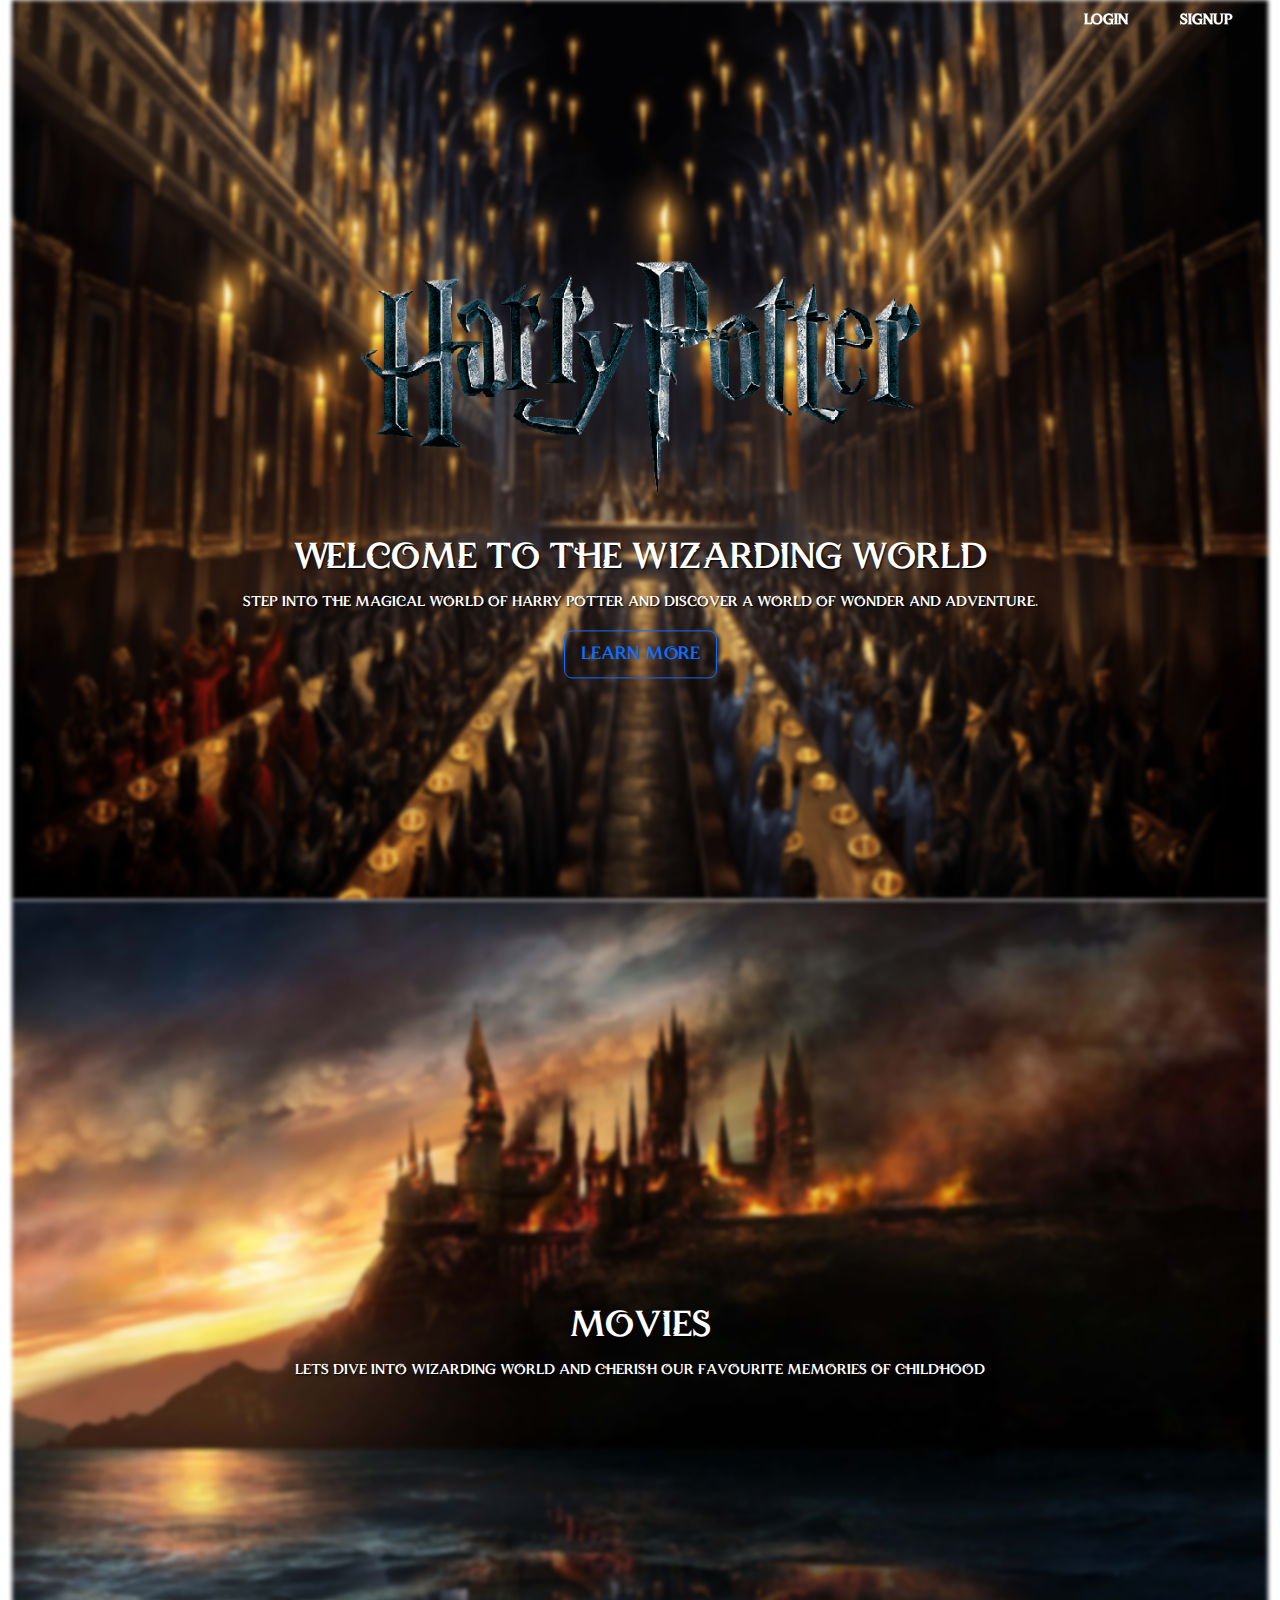
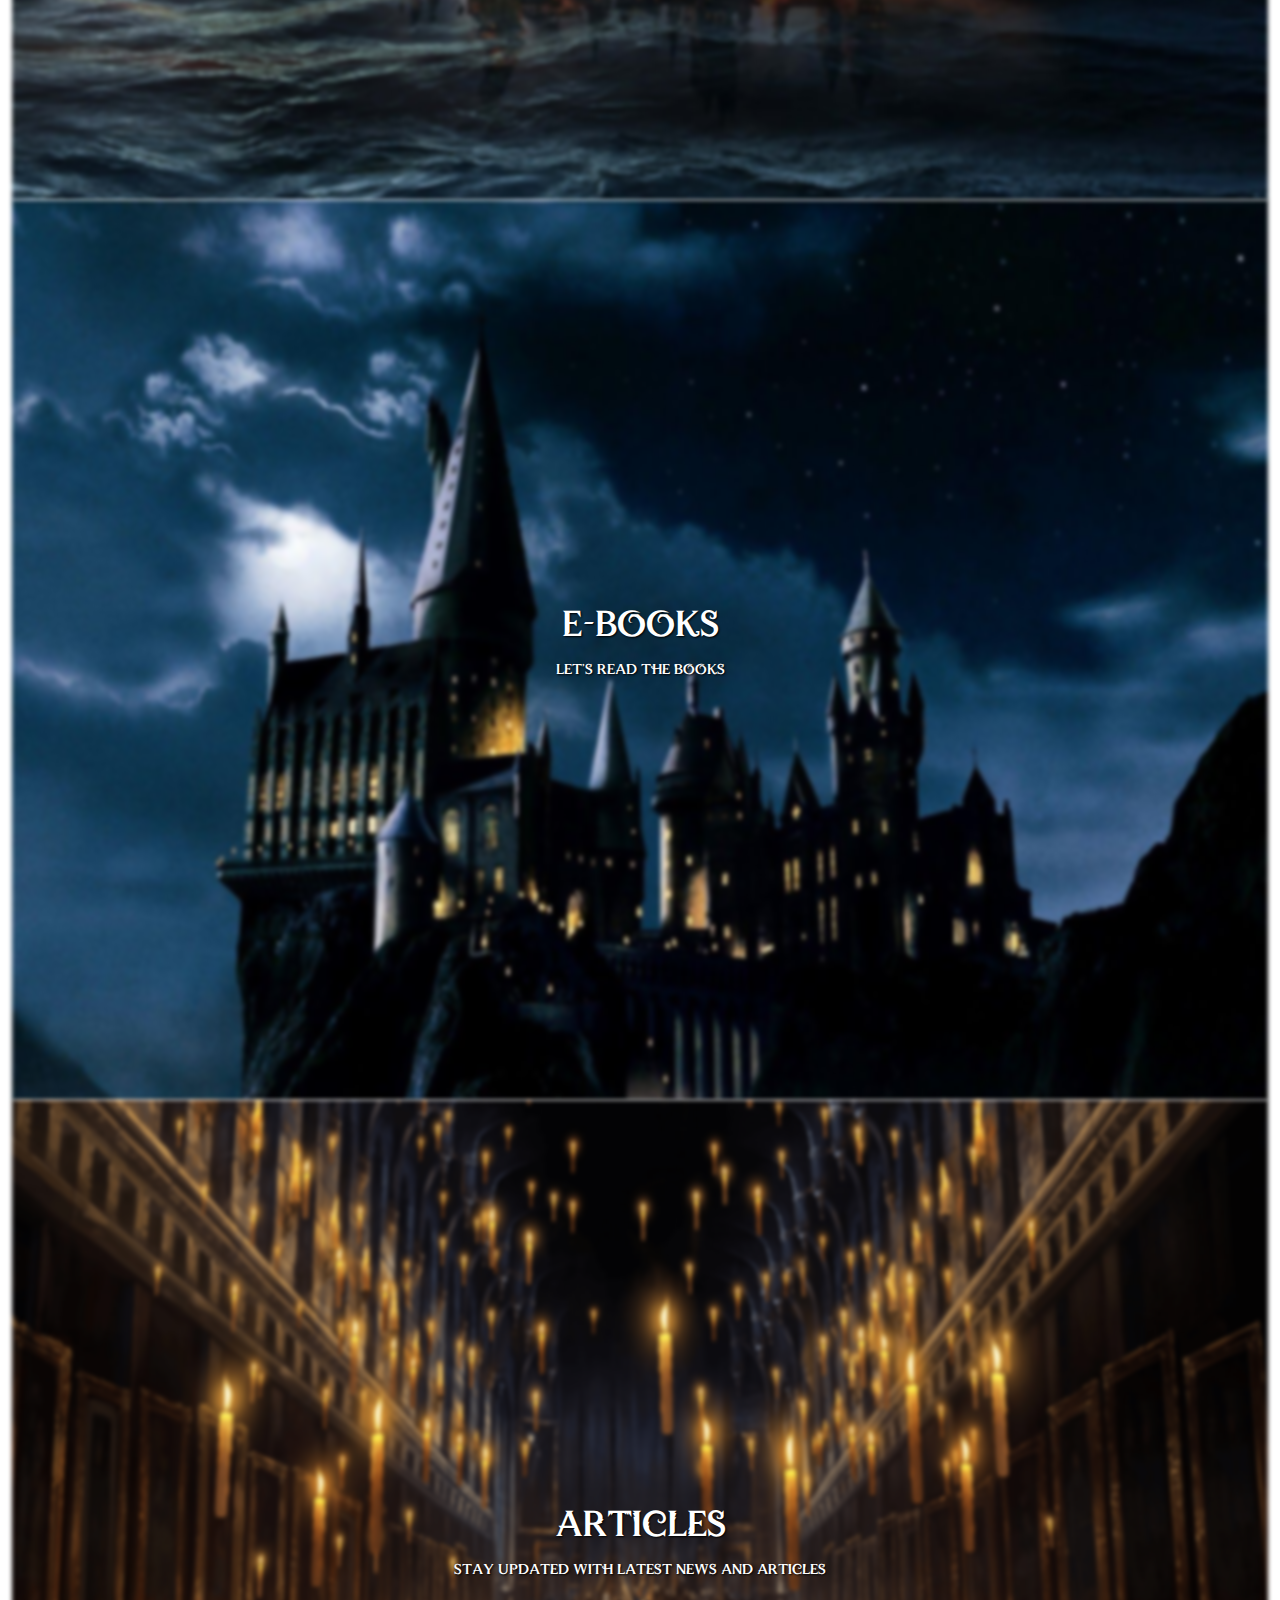
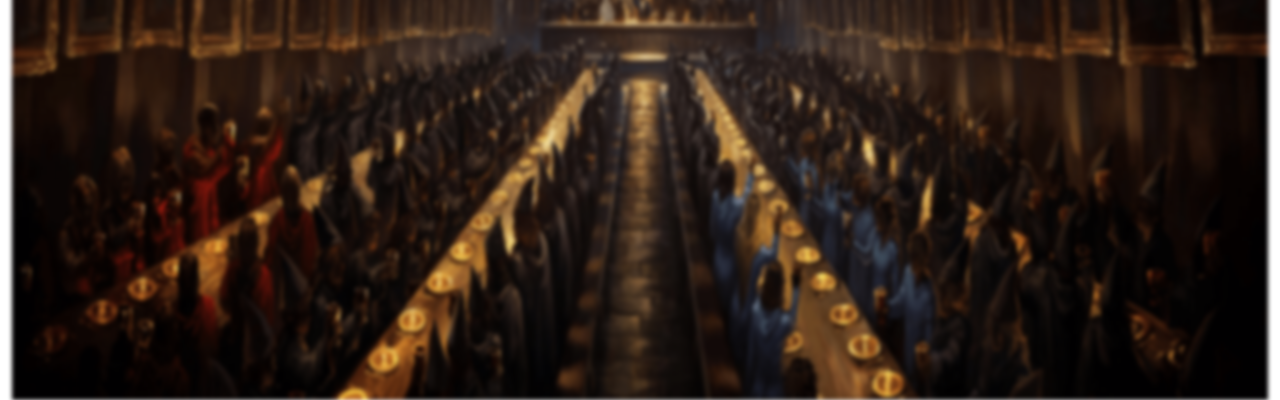
<file: index.html>
<!DOCTYPE html>
<html lang="en">

<head>
  <meta charset="UTF-8">
  <meta http-equiv="X-UA-Compatible" content="IE=edge">
  <meta name="viewport" content="width=device-width, initial-scale=1.0">
  <title>Document</title>
  <script src="./Pages_JS/style.js"></script>
  <link rel="stylesheet" href="./Pages_CSS/style.css">
  <link href="https://cdn.jsdelivr.net/npm/bootstrap@5.2.3/dist/css/bootstrap.min.css" rel="stylesheet">
  <!-- Latest compiled JavaScript -->
  <script src="https://cdn.jsdelivr.net/npm/bootstrap@5.2.3/dist/js/bootstrap.bundle.min.js"></script>
  <script src="https://code.jquery.com/jquery-3.5.1.min.js"></script>
</head>

<body>
  <nav class="navbar navbar-expand navbar-inverse fixed-top">
    <div class="container-fluid">
      <ul class="nav navbar-nav navbar-right">
        <li><a id="len1" class="hoverable" href="./Pages_HTML/login.html" style="float:right">Login</a></li>
        <li><a id="len2" class="hoverable" href="./Pages_HTML/signup.html" style="float:right">SignUp</a></li>
      </ul>
    </div>
  </nav>
  <div class="container-fluid">
    <div class="row text-center">
    <img src="./Images/hall.png" id="bgimg1" />
      <div class="text-overlay-1">
        <img id="headimg" src="./Images/logo-removebg-preview.png" alt="Brand Icon" height="25%" width="48%" align="center">
        <h1>Welcome to the Wizarding World</h1>
        <p> Step into the magical world of Harry Potter and discover a world of wonder and
          adventure.</p>
        <a href="./Pages_HTML/login.html"><button type="button" id="learn" class="btn mr-md-2 mb-md-0 mb-2 btn-outline-primary btn-lg">Learn
            More</button></a>
      </div>
    </div>
    <div class="row text-center">
      <img src="./Images/hogwarts-desktop-tog8hmgg1vx5zppb.jpg" id="bgimg2" />
      <div class="text-overlay-2">
        <h1>Movies</h1>
        <p>Lets dive into Wizarding world and cherish our favourite memories of childhood</p>
      </div>
    </div>
    <div class="row text-center">
      <img src="./Images/hog1.jpg" id="bgimg2" />
      <div class="text-overlay-3">
        <h1>E-Books</h1>
        <p>Let's read the books</p>
      </div>
    </div>
    <div class="row text-center">
      <img src="./Images/hall.png" id="bgimg2" />
      <div class="text-overlay-4">
        <h1>Articles</h1>
        <p>Stay Updated with latest news and articles</p>
      </div>
    </div>
  </div>

</body>

</html>
</file>
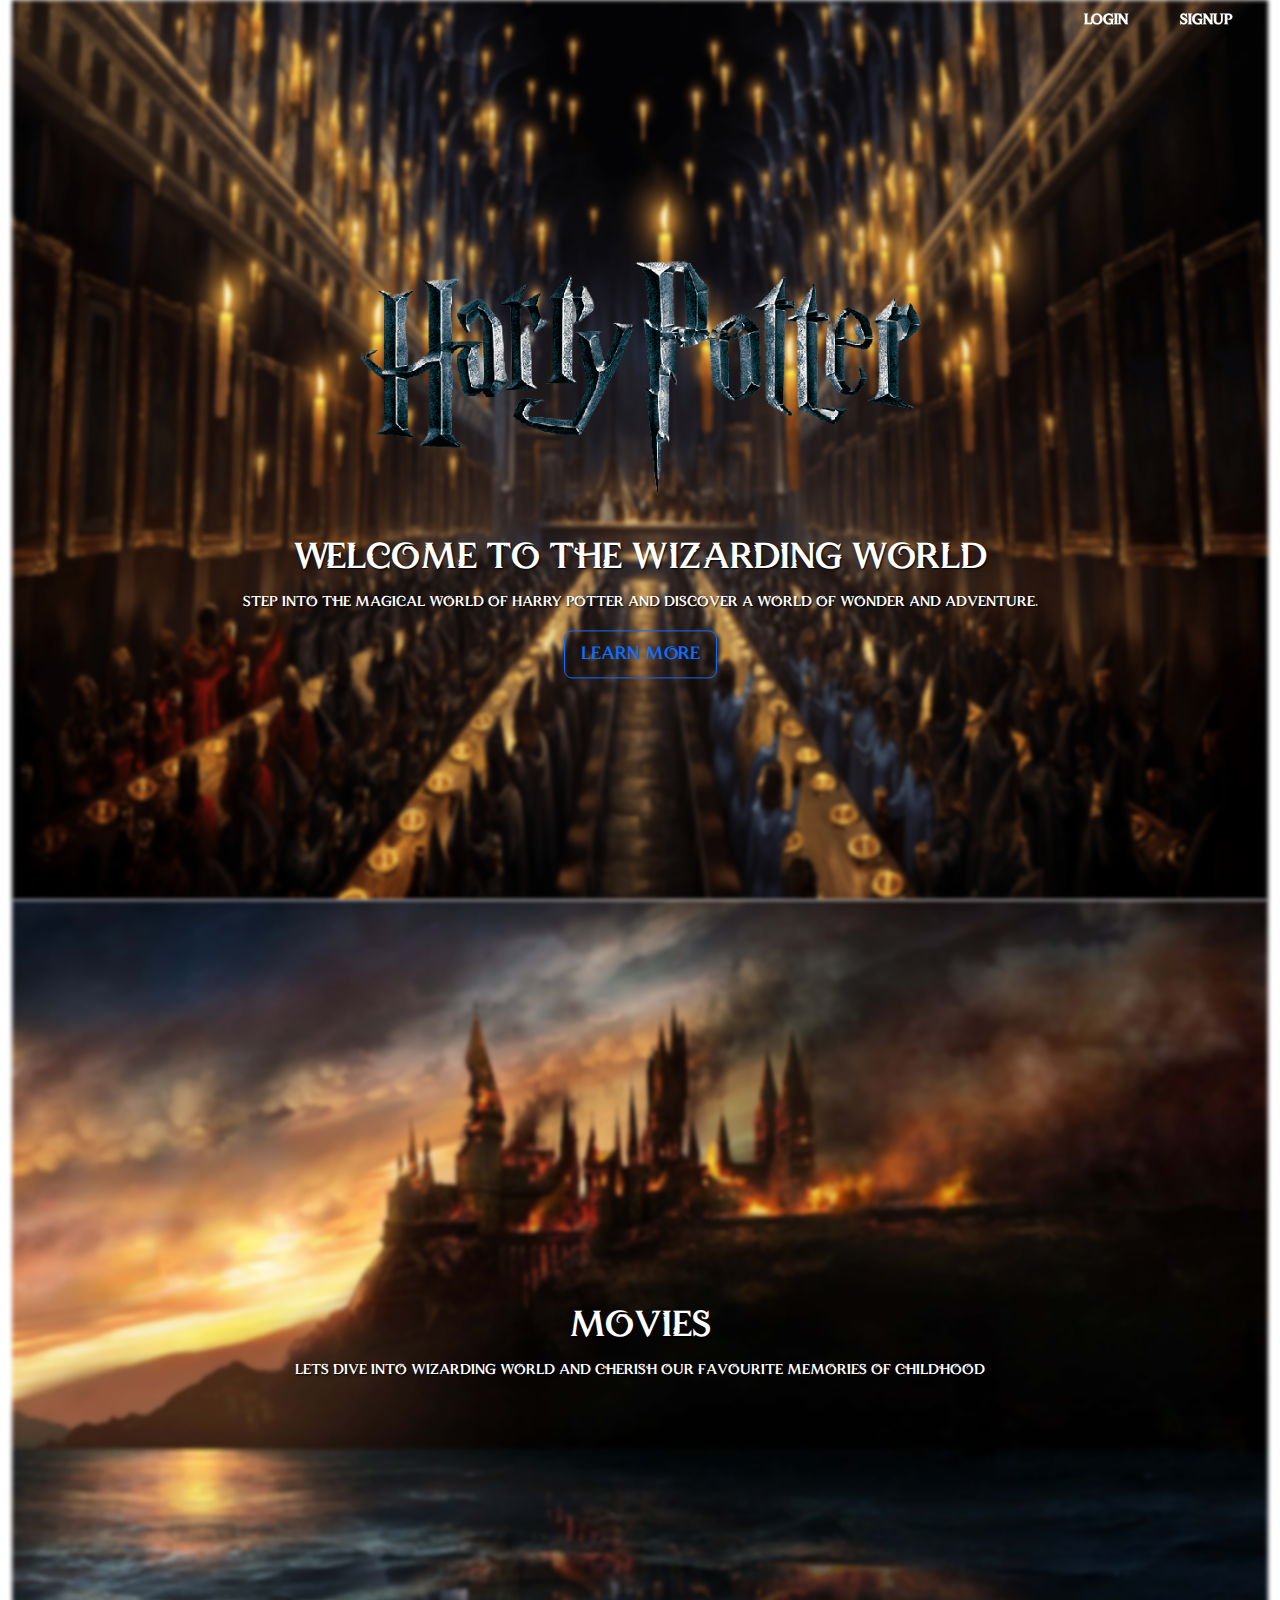
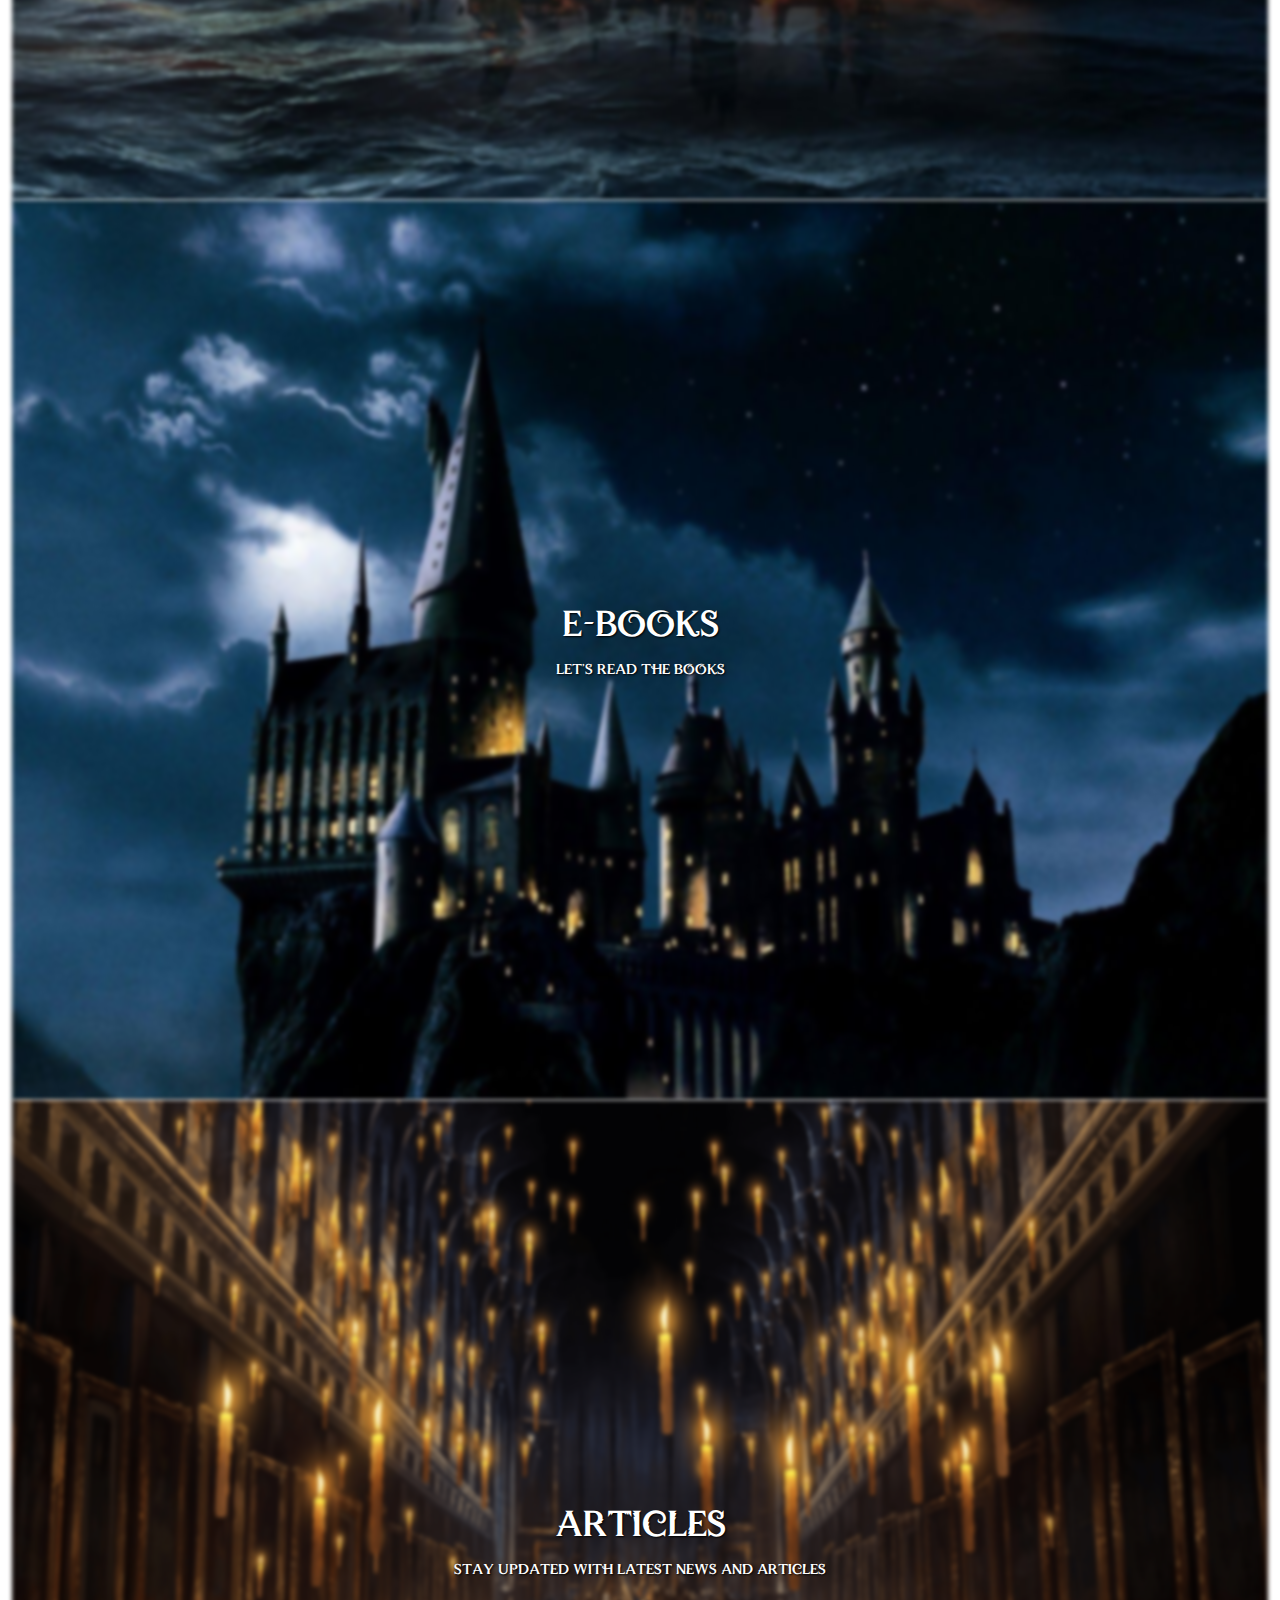
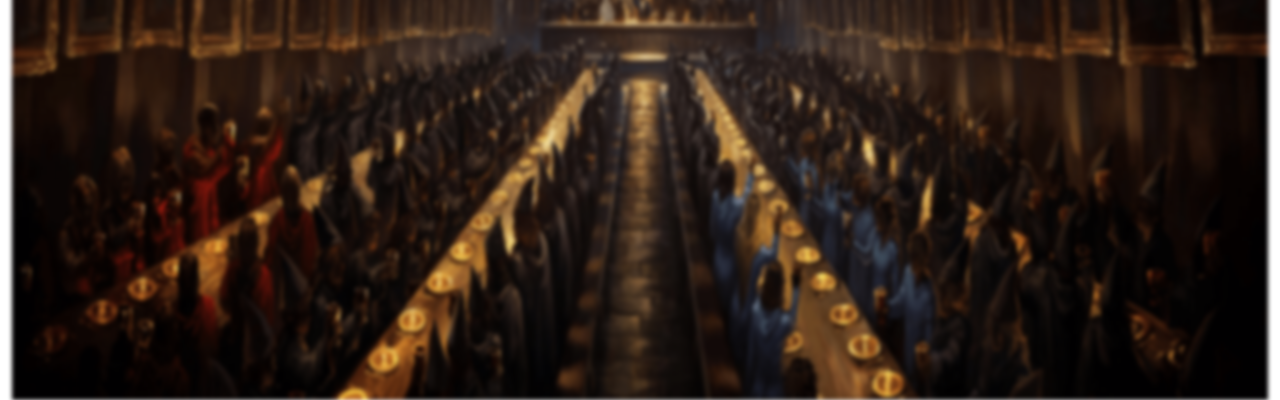
<file: H_P1.html>
<!DOCTYPE html>
<html lang="en">

<head>
  <meta charset="UTF-8">
  <meta http-equiv="X-UA-Compatible" content="IE=edge">
  <meta name="viewport" content="width=device-width, initial-scale=1.0">
  <title>Document</title>
  <script src="style.js"></script>
  <link rel="stylesheet" href="style.css">
  <link href="https://cdn.jsdelivr.net/npm/bootstrap@5.2.3/dist/css/bootstrap.min.css" rel="stylesheet">
  <!-- Latest compiled JavaScript -->
  <script src="https://cdn.jsdelivr.net/npm/bootstrap@5.2.3/dist/js/bootstrap.bundle.min.js"></script>
  <script src="https://code.jquery.com/jquery-3.5.1.min.js"></script>
</head>

<body>
  <!-- <div id="headimg" class="container-fluid">
      <header>
        <div class="brand-icon">
          <img src="logo-removebg-preview.png" alt="Brand Icon" height="100px" width="150px">
        </div>
      </header>
  </div> -->
  <nav class="navbar navbar-expand navbar-inverse fixed-top">
    <div class="container-fluid">
      <ul class="nav navbar-nav navbar-right">
        <!-- <a href="#" class="navbar-brand"><img class="rounded-pill" src="logo-removebg-preview.png" width="120px"
            height="50px"></a> -->
        <li><a id="len1" class="hoverable" href="login.html" style="float:right">Login</a></li>
        <li><a id="len2" class="hoverable" href="signup.html" style="float:right">SignUp</a></li>
      </ul>
    </div>
  </nav>
  <div class="container-fluid">
    <div class="row text-center">
      <img src="hall.png" id="bgimg1" />
      <div class="text-overlay-1">
        <img id="headimg" src="logo-removebg-preview.png" alt="Brand Icon" height="25%" width="48%" align="center">
        <h1>Welcome to the Wizarding World</h1>
        <p> Step into the magical world of Harry Potter and discover a world of wonder and
          adventure.</p>
        <a href="login.html"><button type="button" id="learn" class="btn mr-md-2 mb-md-0 mb-2 btn-outline-primary btn-lg">Learn
            More</button></a>
      </div>
    </div>
    <div class="row text-center">
      <img src="hogwarts-desktop-tog8hmgg1vx5zppb.jpg" id="bgimg2" />
      <div class="text-overlay-2">
        <h1>Movies</h1>
        <p>Lets dive into Wizarding world and cherish our favourite memories of childhood</p>
      </div>
    </div>
    <div class="row text-center">
      <img src="hog1.jpg" id="bgimg2" />
      <div class="text-overlay-3">
        <h1>E-Books</h1>
        <p>Let's read the books</p>
      </div>
    </div>
    <div class="row text-center">
      <img src="hall.png" id="bgimg2" />
      <div class="text-overlay-4">
        <h1>Articles</h1>
        <p>Stay Updated with latest news and articles</p>
      </div>
    </div>
  </div>

</body>

</html>
</file>
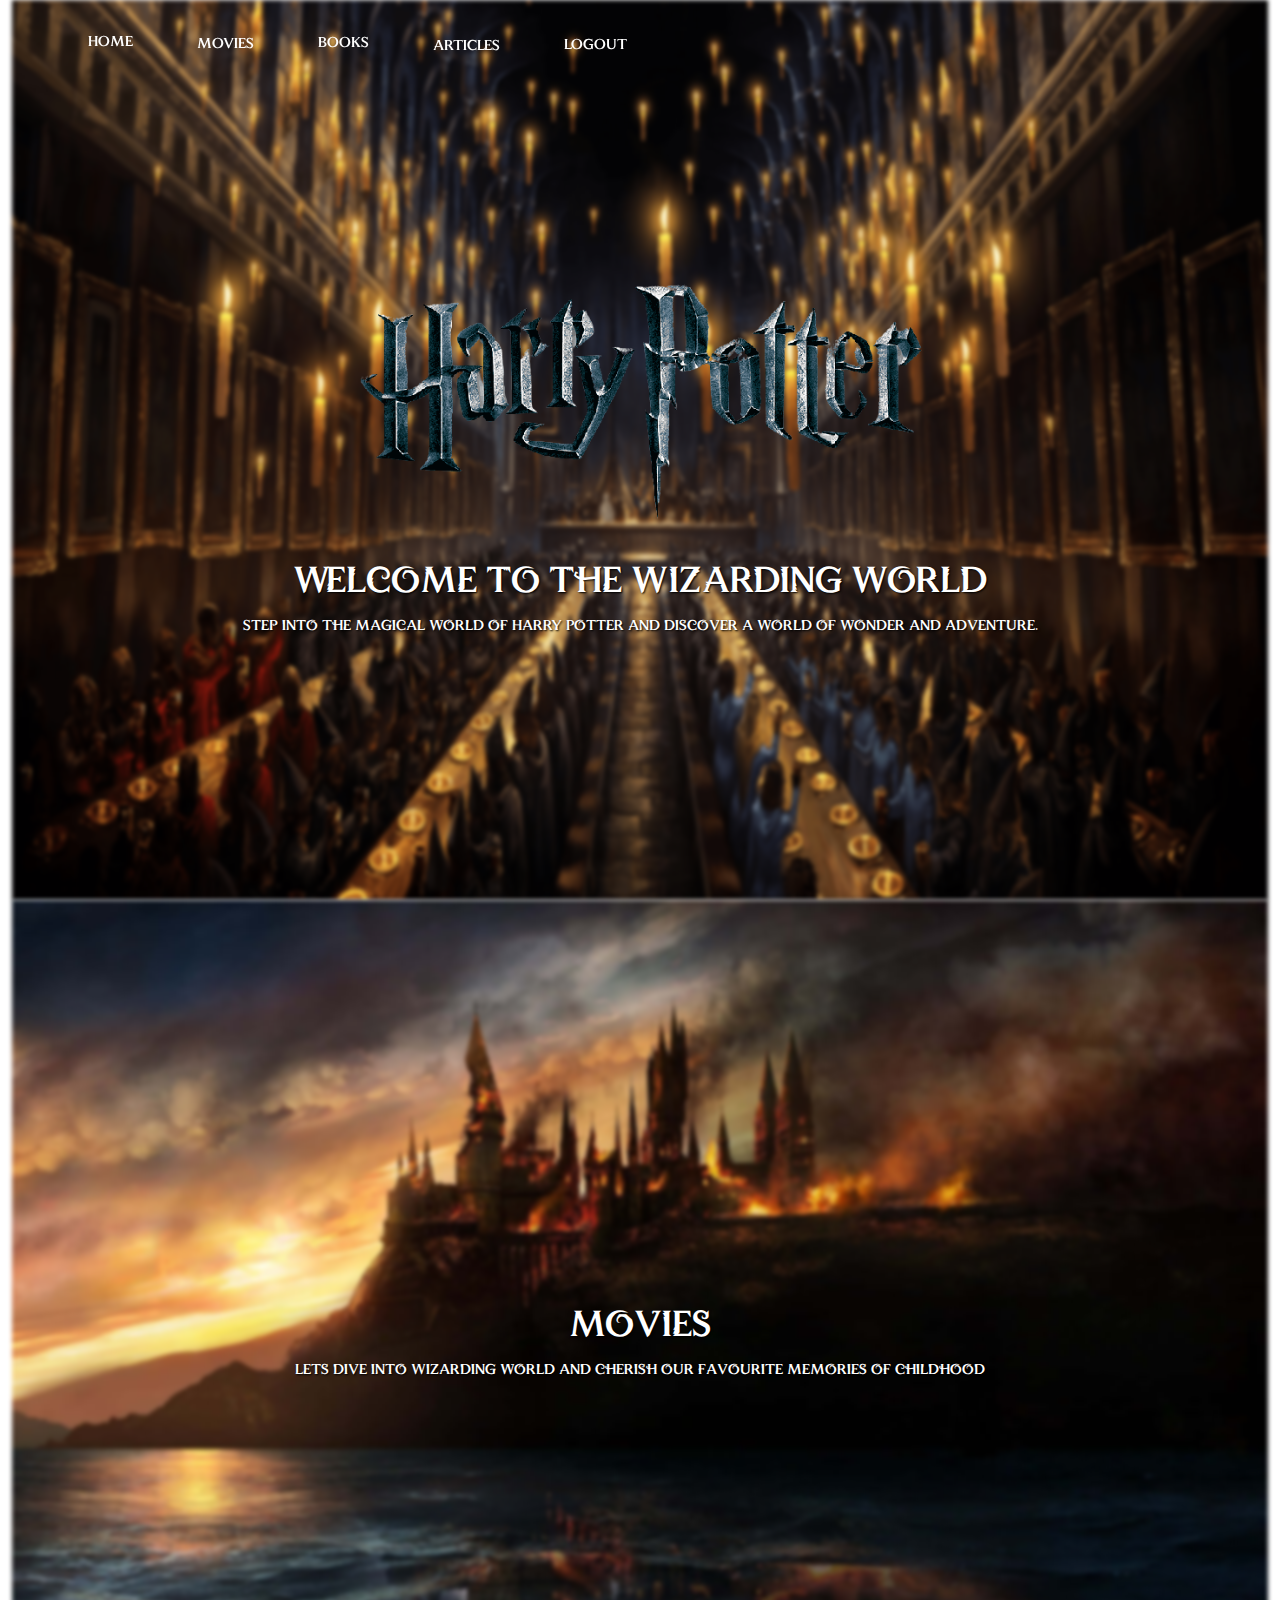
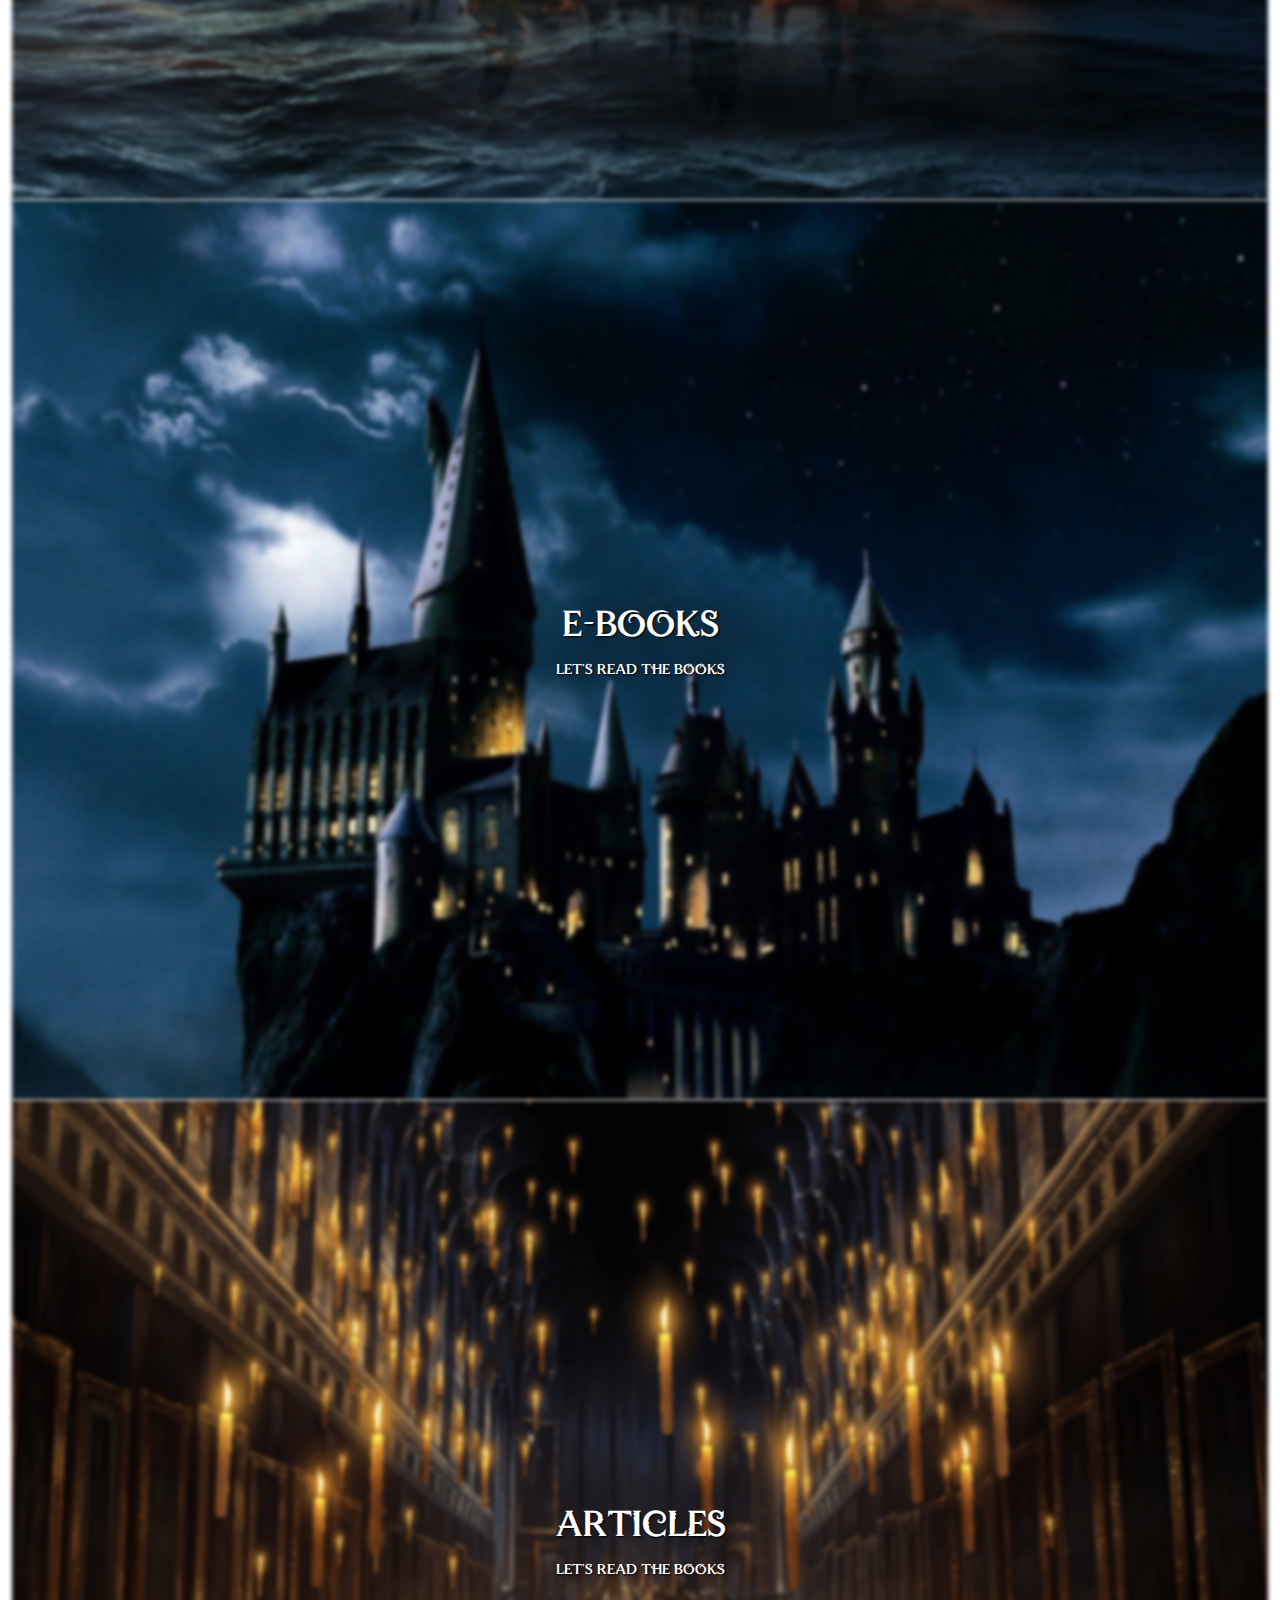
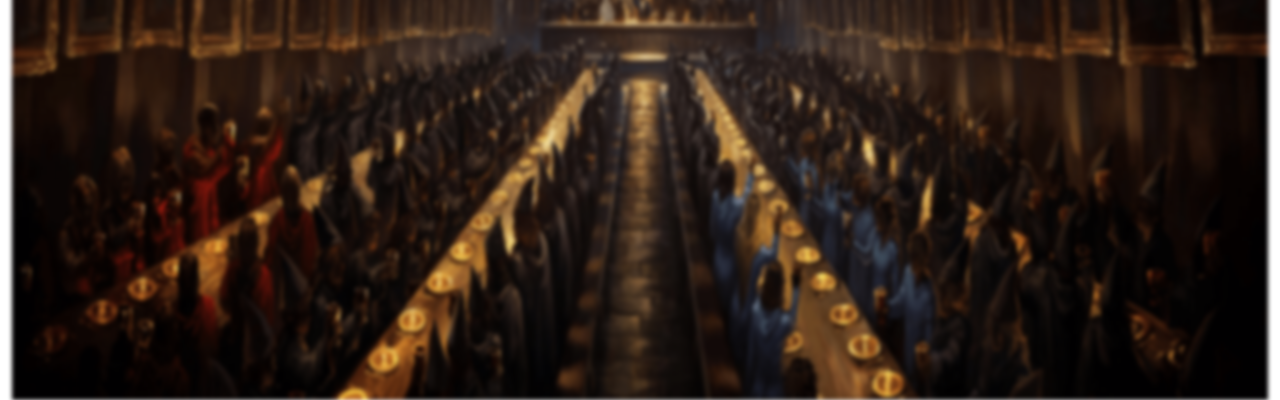
<file: home.html>
<!DOCTYPE html>
<html lang="en">

<head>
    <meta charset="UTF-8">
    <meta http-equiv="X-UA-Compatible" content="IE=edge">
    <meta name="viewport" content="width=device-width, initial-scale=1.0">
    <title>Document</title>
    <script src="style.js"></script>
    <link rel="stylesheet" href="homestyle.css">
    <script src="https://code.jquery.com/jquery-3.5.1.min.js"></script>
    <!-- Bootstrap link -->
    <!-- Latest compiled and minified CSS -->
    <link href="https://cdn.jsdelivr.net/npm/bootstrap@5.2.3/dist/css/bootstrap.min.css" rel="stylesheet">
    <!-- Latest compiled JavaScript -->
    <script src="https://cdn.jsdelivr.net/npm/bootstrap@5.2.3/dist/js/bootstrap.bundle.min.js"></script>
</head>

<body>
    <nav class="navbar navbar-expand-md navbar-inverse fixed-top">
        <button class="navbar-toggler" type="button" data-toggle="collapse" data-target="#navbarNav"
            aria-controls="navbarNav" aria-expanded="false" aria-label="Toggle navigation">
            <span class="navbar-toggler-icon"></span>
        </button>
        <div class="container">
            <div class="collapse navbar-collapse" id="navbarNav">
                <ul class="navbar-nav">
                    <li class="nav-item"><a class="hoverable nav-link" href="home.html">Home</a></li>
                    <li class="nav-item"><a class="hoverable nav-link" href="movies.html">Movies</a></li>
                    <li class="nav-item"><a class="hoverable nav-link" href="books.html">Books</a></li>
                    <li class="nav-item"><a class="hoverable nav-link" href="articles.html">Articles</a></li>
                    <li class="nav-item"><a class="hoverable nav-link" href="H_P1.html">Logout</a></li>
                </ul>
            </div>
        </div>
    </nav>
    <!-- </div> -->
    <div class="container-fluid">
        <div class="row text-center">
            <img src="hall.png" id="bgimg1" />
            <div class="text-overlay-1">
                <img id="headimg" src="logo-removebg-preview.png" alt="Brand Icon" height="25%" width="48%"
                    align="center">
                <h1>Welcome to the Wizarding World</h1>
                <p> Step into the magical world of Harry Potter and discover a world of wonder and
                    adventure.</p>
                <!-- <a href="#"><button type="button" id="learn"
                        class="btn mr-md-2 mb-md-0 mb-2 btn-outline-primary btn-lg">Learn
                        More</button></a> -->
            </div>
        </div>
        <div class="row text-center">
            <img src="hogwarts-desktop-tog8hmgg1vx5zppb.jpg" id="bgimg2" />
            <div class="text-overlay-2">
                <h1>Movies</h1>
                <p>Lets dive into Wizarding world and cherish our favourite memories of childhood</p>
            </div>
        </div>
        <div class="row text-center">
            <img src="hog1.jpg" id="bgimg2" />
            <div class="text-overlay-3">
                <h1>E-Books</h1>
                <p>Let's read the books</p>
            </div>
        </div>
        <div class="row text-center">
            <img src="hall.png" id="bgimg2" />
            <div class="text-overlay-4">
                <h1>Articles</h1>
                <p>Let's read the books</p>
            </div>
        </div>
    </div>

</body>

</html>
</file>
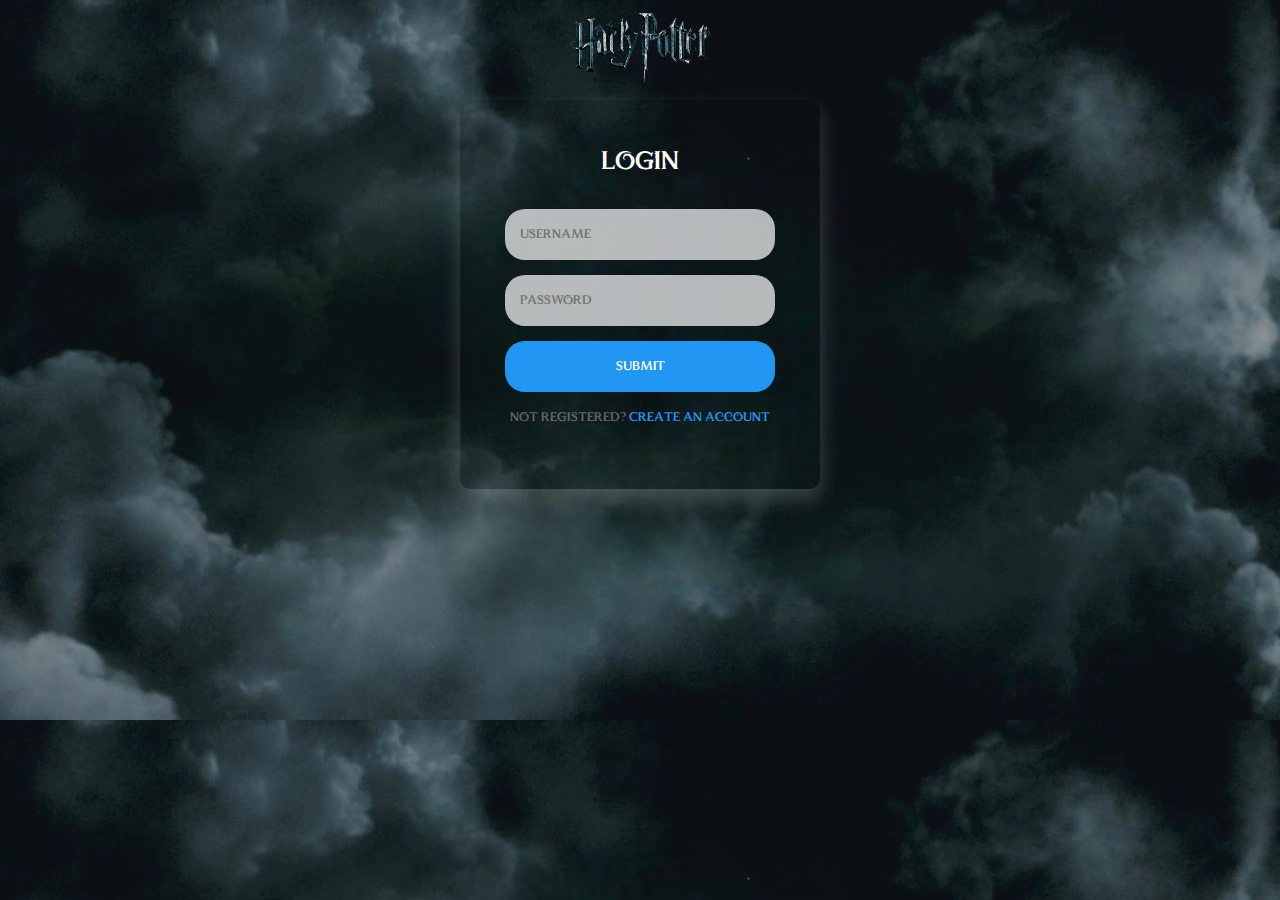
<file: login.html>
<!DOCTYPE html>
<html lang="en">

<head>
    <meta charset="UTF-8">
    <meta http-equiv="X-UA-Compatible" content="IE=edge">
    <meta name="viewport" content="width=device-width, initial-scale=1.0">
    <title>Document</title>
    <script src="style.js"></script>
    <link rel="stylesheet" href="login.css">
    <link href="https://cdn.jsdelivr.net/npm/bootstrap@5.2.3/dist/css/bootstrap.min.css" rel="stylesheet">
    <!-- Latest compiled JavaScript -->
    <script src="https://cdn.jsdelivr.net/npm/bootstrap@5.2.3/dist/js/bootstrap.bundle.min.js"></script>
    <script src="https://code.jquery.com/jquery-3.5.1.min.js"></script>
    <style>
        /* body{
            background:transparent;
        } */
        
    </style>
</head>

<body>
    <div id="headimg" class="container-fluid">
        <header>
            <div class="brand-icon">
                <img src="logo-removebg-preview.png" alt="Brand Icon" height="100px" width="150px">
            </div>
        </header>
    </div>
    <!-- <div class="login container">
        <form>
            <frame
            <label for="username">Username:</label>
            <input type="text" class="username" name="username" required /><br>
            <label for="password">Password:</label>
            <input type="password" class="password" required name="pwd"/>
        </form>
    </div> -->
    <div class="login-page">
        <div class="form">
            <h2>Login</h2>
            <form>
                <input type="text" placeholder="Username" required>
                <input type="password" placeholder="Password" required>
                <a href="home.html" class ="btn button1">Submit</a>
            </form>
            <p class="message">Not registered? <a href="signup.html">Create an account</a></p>
        </div>
    </div>
</body>

</html>
</file>
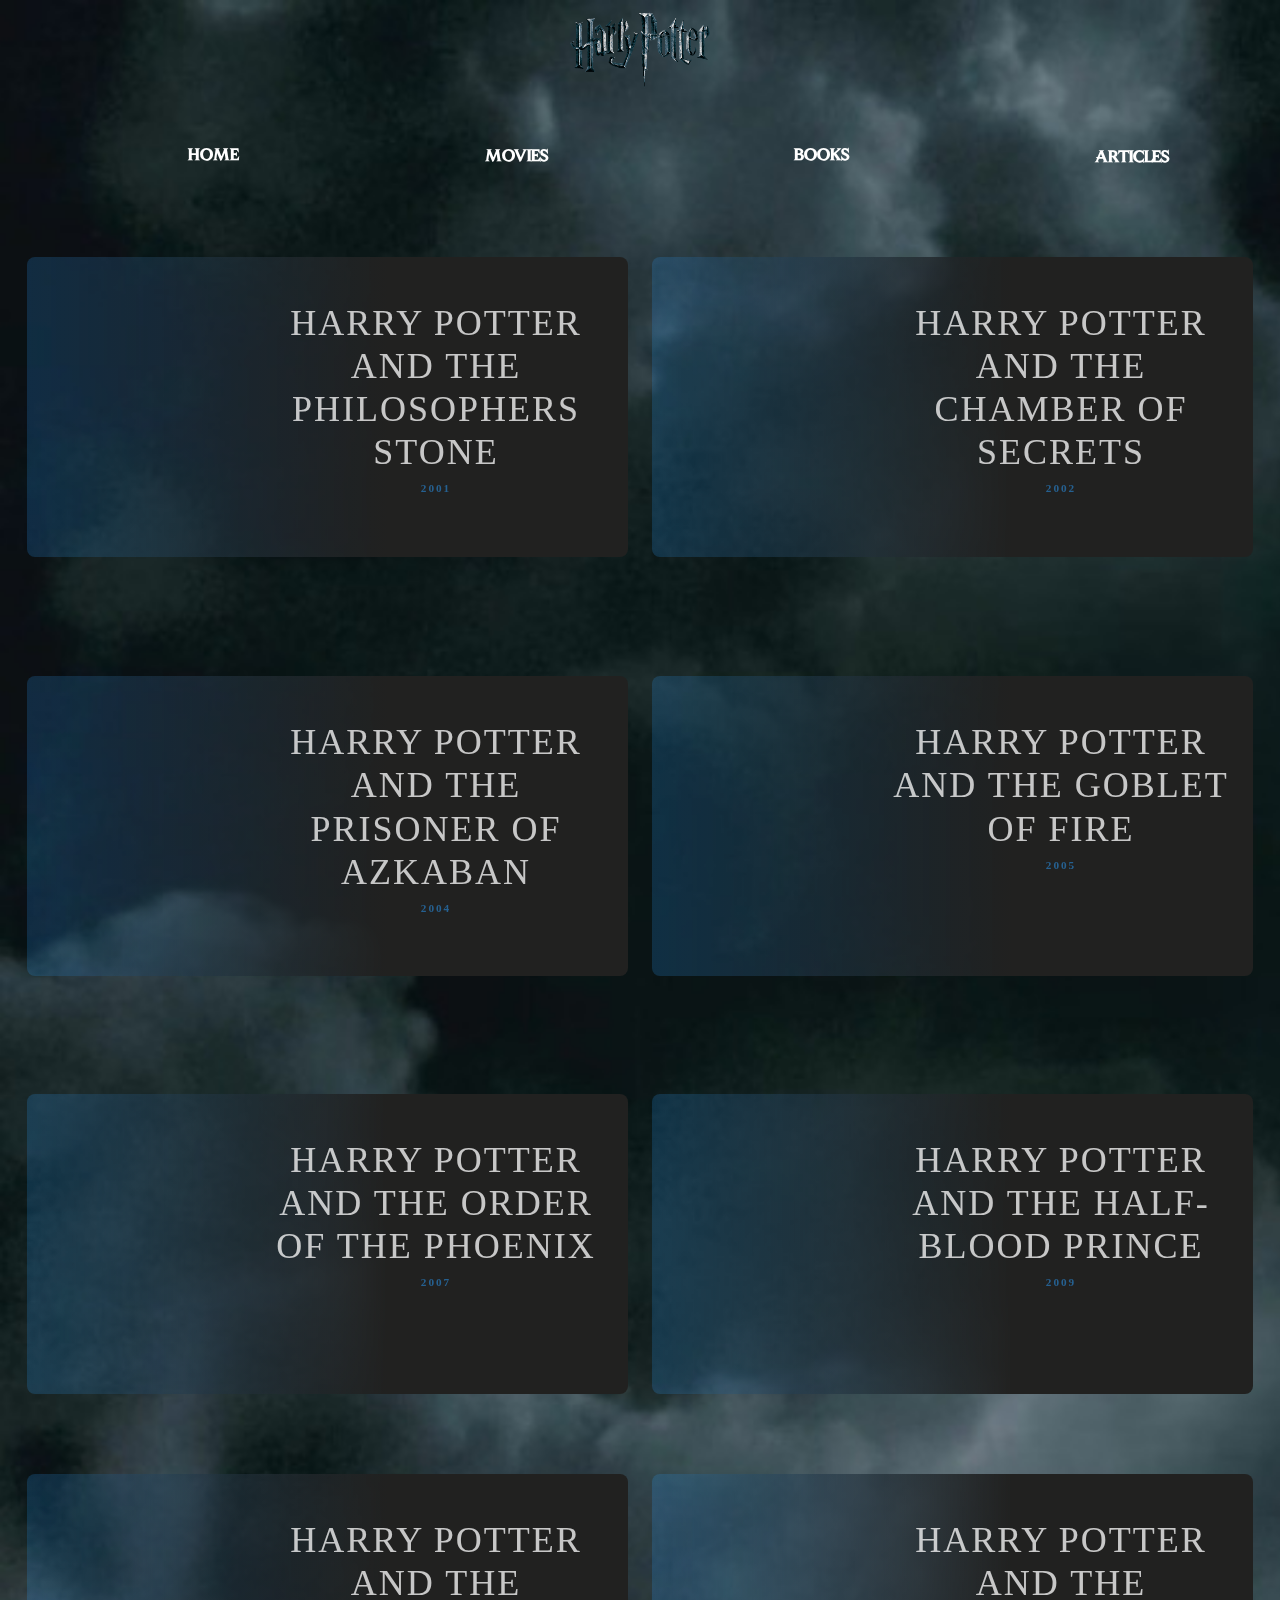
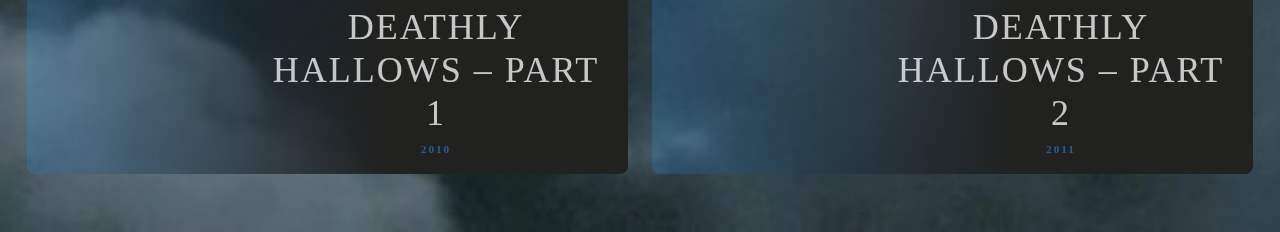
<file: movies.html>
<!DOCTYPE html>
<html lang="en">

<head>
  <meta charset="UTF-8">
  <meta http-equiv="X-UA-Compatible" content="IE=edge">
  <meta name="viewport" content="width=device-width, initial-scale=1.0">
  <title>Document</title>
  <script src="style.js"></script>
  <link rel="stylesheet" href="Movie_css.css">
  <link href="https://cdn.jsdelivr.net/npm/bootstrap@5.2.3/dist/css/bootstrap.min.css" rel="stylesheet">
  <!-- Latest compiled JavaScript -->
  <script src="https://cdn.jsdelivr.net/npm/bootstrap@5.2.3/dist/js/bootstrap.bundle.min.js"></script>
  <script src="https://code.jquery.com/jquery-3.5.1.min.js"></script>
</head>

<body>
  <div id="headimg" class="container-fluid">
    <header>
      <div class="brand-icon">
        <img src="logo-removebg-preview.png" alt="Brand Icon" height="100px" width="150px">
      </div>
    </header>
  </div>
  <nav class="navbar navbar-expand-lg navbar-inverse">
    <!-- <nav class="navbar navbar-expand-lg navbar-light bg-light"> -->
    <div class="container-fluid">
      <a class="navbar-brand" href="#"></a>
      <button class="navbar-toggler" type="button" data-bs-toggle="collapse" data-bs-target="#navbarNav"
        aria-controls="navbarNav" aria-expanded="false" aria-label="Toggle navigation">
        <span class="navbar-toggler-icon"></span>
      </button>
      <div class="collapse navbar-collapse" id="navbarNav">
        <li><a id="len1" class="hoverable" href="home.html">Home</a></li>
        <li><a id="len2" class="hoverable" href="movies.html">Movies</a></li>
        <li><a id="len3" class="hoverable" href="books.html">Books</a></li>
        <li><a id="len4" class="hoverable" href="articles.html">Articles</a></li>
        </ul>
      </div>
    </div>
  </nav>
  <div class="container-fluid">
    <div class="row itms itemcont">
      <div class="col-md-6 col-xs-6 col-sm-6 col-lg-6">
        <div class="movie-card"
          style="background-image: url('https://saviorgaming.blog/wp-content/uploads/2017/08/harry-potter-and-the-sorcerers-stone-poster-wallpapers.jpg');">
          <div class="movie-card__overlay"></div>

          <div class="movie-card__content">
            <div class="movie-card__header">
              <h1 class="movie-card__title">Harry Potter and the Philosophers Stone</h1>
              <h4 class="movie-card__info">2001</h4>
            </div>
            <!-- <p class="movie-card__desc">Lorem ipsum dolor sit amet, consectetur adipiscing elit. Curabitur
              sollicitudin, elit in aliquet tincidunt, augue elit fermentum augue. Donec.</p> -->
          </div>
          <div class="blur_back"></div>
        </div>
      </div>
      <div class="col-md-6 col-xs-6 col-sm-6 col-lg-6" >
        <div class="movie-card" class="movie-card"
          style="background-image: url('https://roost.nbcuni.com/bin/viewasset.html/content/dam/Peacock/Landing-Pages/2-0-design/harrypotter/hp2/hp2-social.jpg/_jcr_content/renditions/original.JPEG');">
          <div class="movie-card__overlay"></div>
          <div class="movie-card__content">
            <div class="movie-card__header">
              <h1 class="movie-card__title">Harry Potter and the
                Chamber of Secrets</h1>
              <h4 class="movie-card__info">2002</h4>
            </div>
          </div>
        </div>
      </div>
      <div class="col-md-6 col-xs-6 col-sm-6 col-lg-6" style="padding-top: 5%;">
        <div class="movie-card"
          style="background-image: url('https://insertface.com/fb/112/harry-potter-prisoner-of-azkaban-movie-poster-insert-your-photos-111541-fb.jpg');">
          <div class="movie-card__overlay"></div>
          <div class="movie-card__content">
            <div class="movie-card__header">
              <h1 class="movie-card__title">Harry Potter and the
                Prisoner of Azkaban</h1>
              <h4 class="movie-card__info">2004</h4>
            </div>
          </div>
        </div>
      </div>
      <div class="col-md-6 col-xs-6 col-sm-6 col-lg-6" style="padding-top: 5%;">
        <div class="movie-card"
          style="background-image: url('https://static1.cbrimages.com/wordpress/wp-content/uploads/2022/04/Harry-Potter-goblet-of-fire.jpg');">
          <div class="movie-card__overlay"></div>
          <div class="movie-card__content">
            <div class="movie-card__header">
              <h1 class="movie-card__title">Harry Potter and the
                Goblet of Fire</h1>
              <h4 class="movie-card__info">2005</h4>
            </div>
          </div>
        </div>
      </div>
      <div class="col-md-6 col-xs-6 col-sm-6 col-lg-6" style="padding-top: 5%;">
        <div class="movie-card"
          style="background-image: url('https://upload.wikimedia.org/wikipedia/pa/e/e7/Harry_Potter_and_the_Order_of_the_Phoenix_poster.jpg');">
          <div class="movie-card__overlay"></div>
          <div class="movie-card__content">
            <div class="movie-card__header">
              <h1 class="movie-card__title">Harry Potter and the
                Order of the Phoenix</h1>
              <h4 class="movie-card__info">2007</h4>
            </div>
          </div>
          <div class="blur_back"></div>
        </div>
      </div>
      <div class="col-md-6 col-xs-6 col-sm-6 col-lg-6" style="padding-top: 5%;">
        <div class="movie-card"
          style="background-image: url('https://rukminim1.flixcart.com/image/416/416/kw2fki80/poster/2/j/q/medium-harry-potter-and-the-half-blood-prince-12-matt-finish-original-imag8tzhnnvnagmb.jpeg?q=70');">
          <div class="movie-card__overlay"></div>
          <div class="movie-card__content">
            <div class="movie-card__header">
              <h1 class="movie-card__title"> Harry Potter and the
                Half-Blood Prince</h1>
              <h4 class="movie-card__info">2009</h4>
            </div>
          </div>
        </div>
      </div>
      <div class="col-md-6 col-xs-6 col-sm-6 col-lg-6" style="padding-top: 5%;padding-bottom: 3%;">
        <div class="movie-card"
          style="background-image: url('https://static1.colliderimages.com/wordpress/wp-content/uploads/2021/11/hp7.jpg');">
          <div class="movie-card__overlay"></div>
          <div class="movie-card__content">
            <div class="movie-card__header">
              <h1 class="movie-card__title">Harry Potter and the
                Deathly Hallows – Part 1</h1>
              <h4 class="movie-card__info">2010</h4>
            </div>
          </div>
        </div>
      </div>
      <div class="col-md-6 col-xs-6 col-sm-6 col-lg-6" style="padding-top: 5%;padding-bottom: 3%;">
        <div class="movie-card"
          style="background-image: url('https://images.indianexpress.com/2021/07/canva-photo-editor-13-1.jpg');">
          <div class="movie-card__overlay"></div>
          <div class="movie-card__content">
            <div class="movie-card__header">
              <h1 class="movie-card__title">Harry Potter and the
                Deathly Hallows – Part 2</h1>
              <h4 class="movie-card__info">2011</h4>
            </div>
          </div>
        </div>
      </div>
    </div>
  </div>
</body>

</html>
</file>
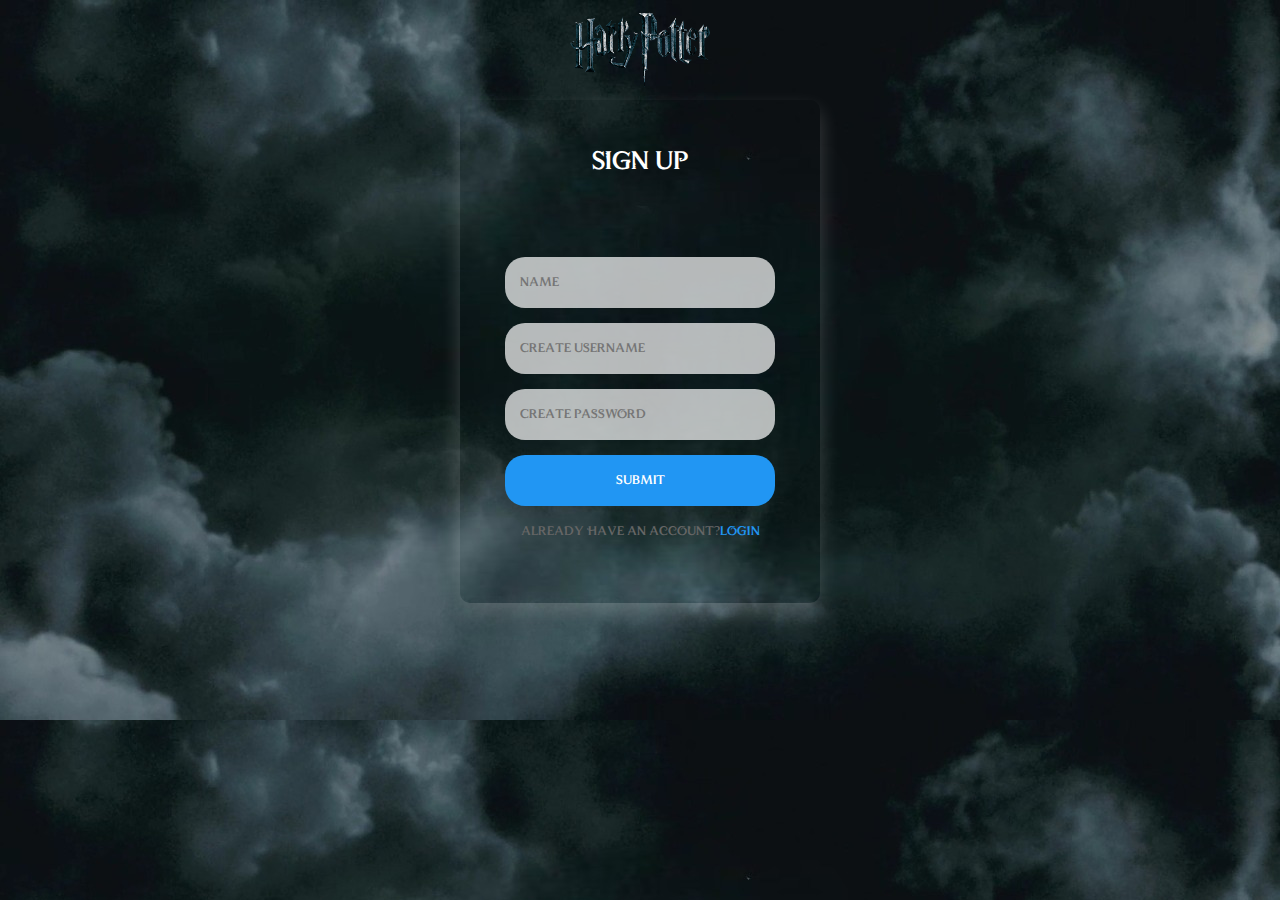
<file: signup.html>
<!DOCTYPE html>
<html lang="en">

<head>
    <meta charset="UTF-8">
    <meta http-equiv="X-UA-Compatible" content="IE=edge">
    <meta name="viewport" content="width=device-width, initial-scale=1.0">
    <title>Document</title>
    <script src="style.js"></script>
    <link rel="stylesheet" href="login.css">
    <link href="https://cdn.jsdelivr.net/npm/bootstrap@5.2.3/dist/css/bootstrap.min.css" rel="stylesheet">
    <!-- Latest compiled JavaScript -->
    <script src="https://cdn.jsdelivr.net/npm/bootstrap@5.2.3/dist/js/bootstrap.bundle.min.js"></script>
    <script src="https://code.jquery.com/jquery-3.5.1.min.js"></script>
    <style>
        /* body{
            background:transparent;
        } */
        
    </style>
</head>

<body>
    <div id="headimg" class="container-fluid">
        <header>
            <div class="brand-icon">
                <img src="logo-removebg-preview.png" alt="Brand Icon" height="100px" width="150px">
            </div>
        </header>
    </div>
    <!-- <div class="login container">
        <form>
            <frame
            <label for="username">Username:</label>
            <input type="text" class="username" name="username" required /><br>
            <label for="password">Password:</label>
            <input type="password" class="password" required name="pwd"/>
        </form>
    </div> -->
    <div class="login-page">
        <div class="form">
            <h2>Sign Up</h2>
            <br>
            <br>
            <form>
                <input type="text" placeholder="Name" required>
                <input type="text" placeholder="Create Username" required>
                <input type="password" placeholder="Create Password" required>
                <a href="login.html" class ="btn button1">Submit</a>
            </form>
            <p class="message">Already have an Account?<a href="login.html">Login</a></p>
        </div>
    </div>
</body>

</html>
</file>
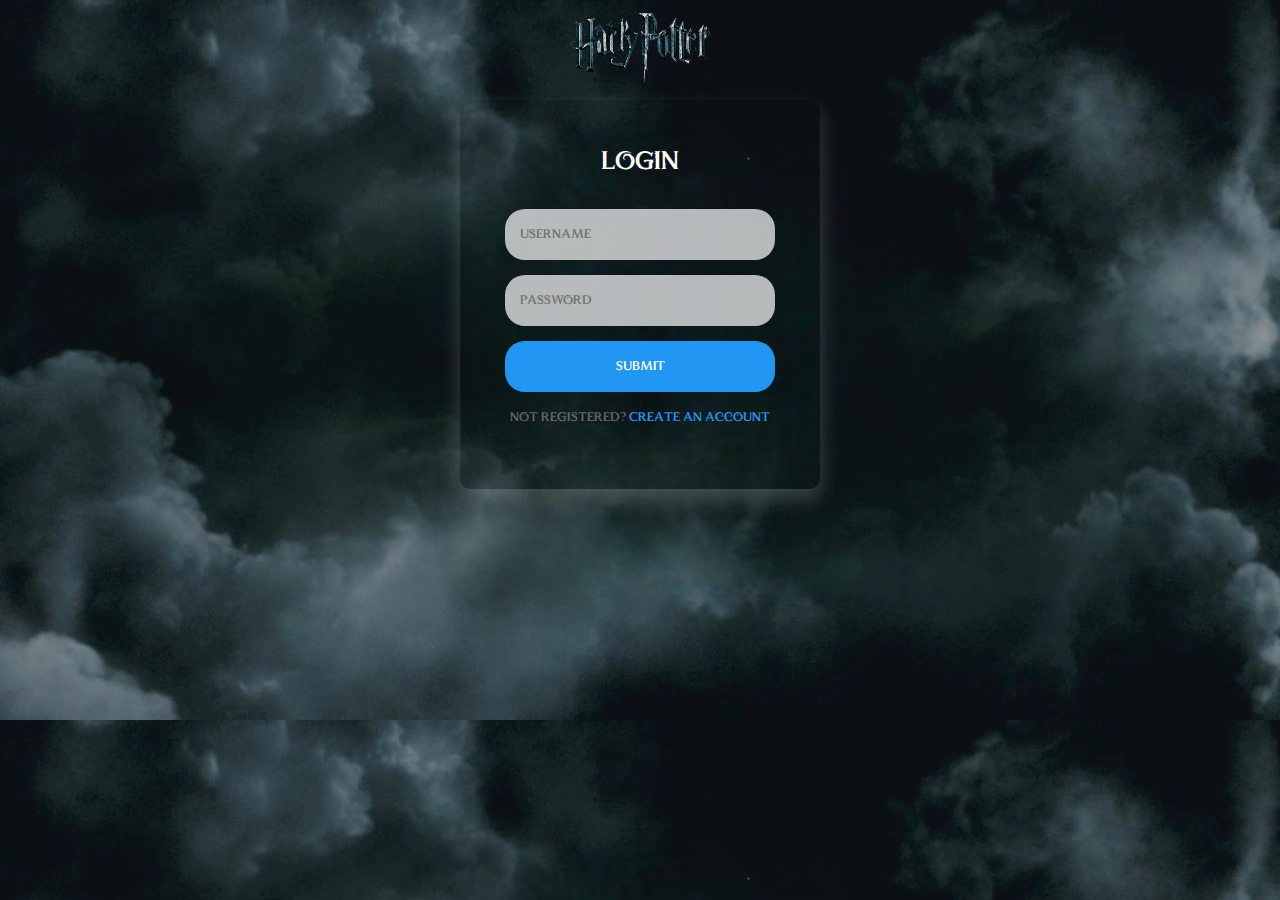
<file: Pages_HTML/login.html>
<!DOCTYPE html>
<html lang="en">

<head>
    <meta charset="UTF-8">
    <meta http-equiv="X-UA-Compatible" content="IE=edge">
    <meta name="viewport" content="width=device-width, initial-scale=1.0">
    <title>Document</title>
    <script src="../Pages_JS/style.js"></script>
    <link rel="stylesheet" href="../Pages_CSS/login.css">
    <link href="https://cdn.jsdelivr.net/npm/bootstrap@5.2.3/dist/css/bootstrap.min.css" rel="stylesheet">
    <!-- Latest compiled JavaScript -->
    <script src="https://cdn.jsdelivr.net/npm/bootstrap@5.2.3/dist/js/bootstrap.bundle.min.js"></script>
    <script src="https://code.jquery.com/jquery-3.5.1.min.js"></script>
    <style>
        /* body{
            background:transparent;
        } */
        
    </style>
</head>

<body>
    <div id="headimg" class="container-fluid">
        <header>
            <div class="brand-icon">
                <img src="../Images/logo-removebg-preview.png" alt="Brand Icon" height="100px" width="150px">
            </div>
        </header>
    </div>
    <div class="login-page">
        <div class="form">
            <h2>Login</h2>
            <form>
                <input type="text" placeholder="Username" required>
                <input type="password" placeholder="Password" required>
                <a href="home.html" class ="btn button1">Submit</a>
            </form>
            <p class="message">Not registered? <a href="signup.html">Create an account</a></p>
        </div>
    </div>
</body>

</html>
</file>
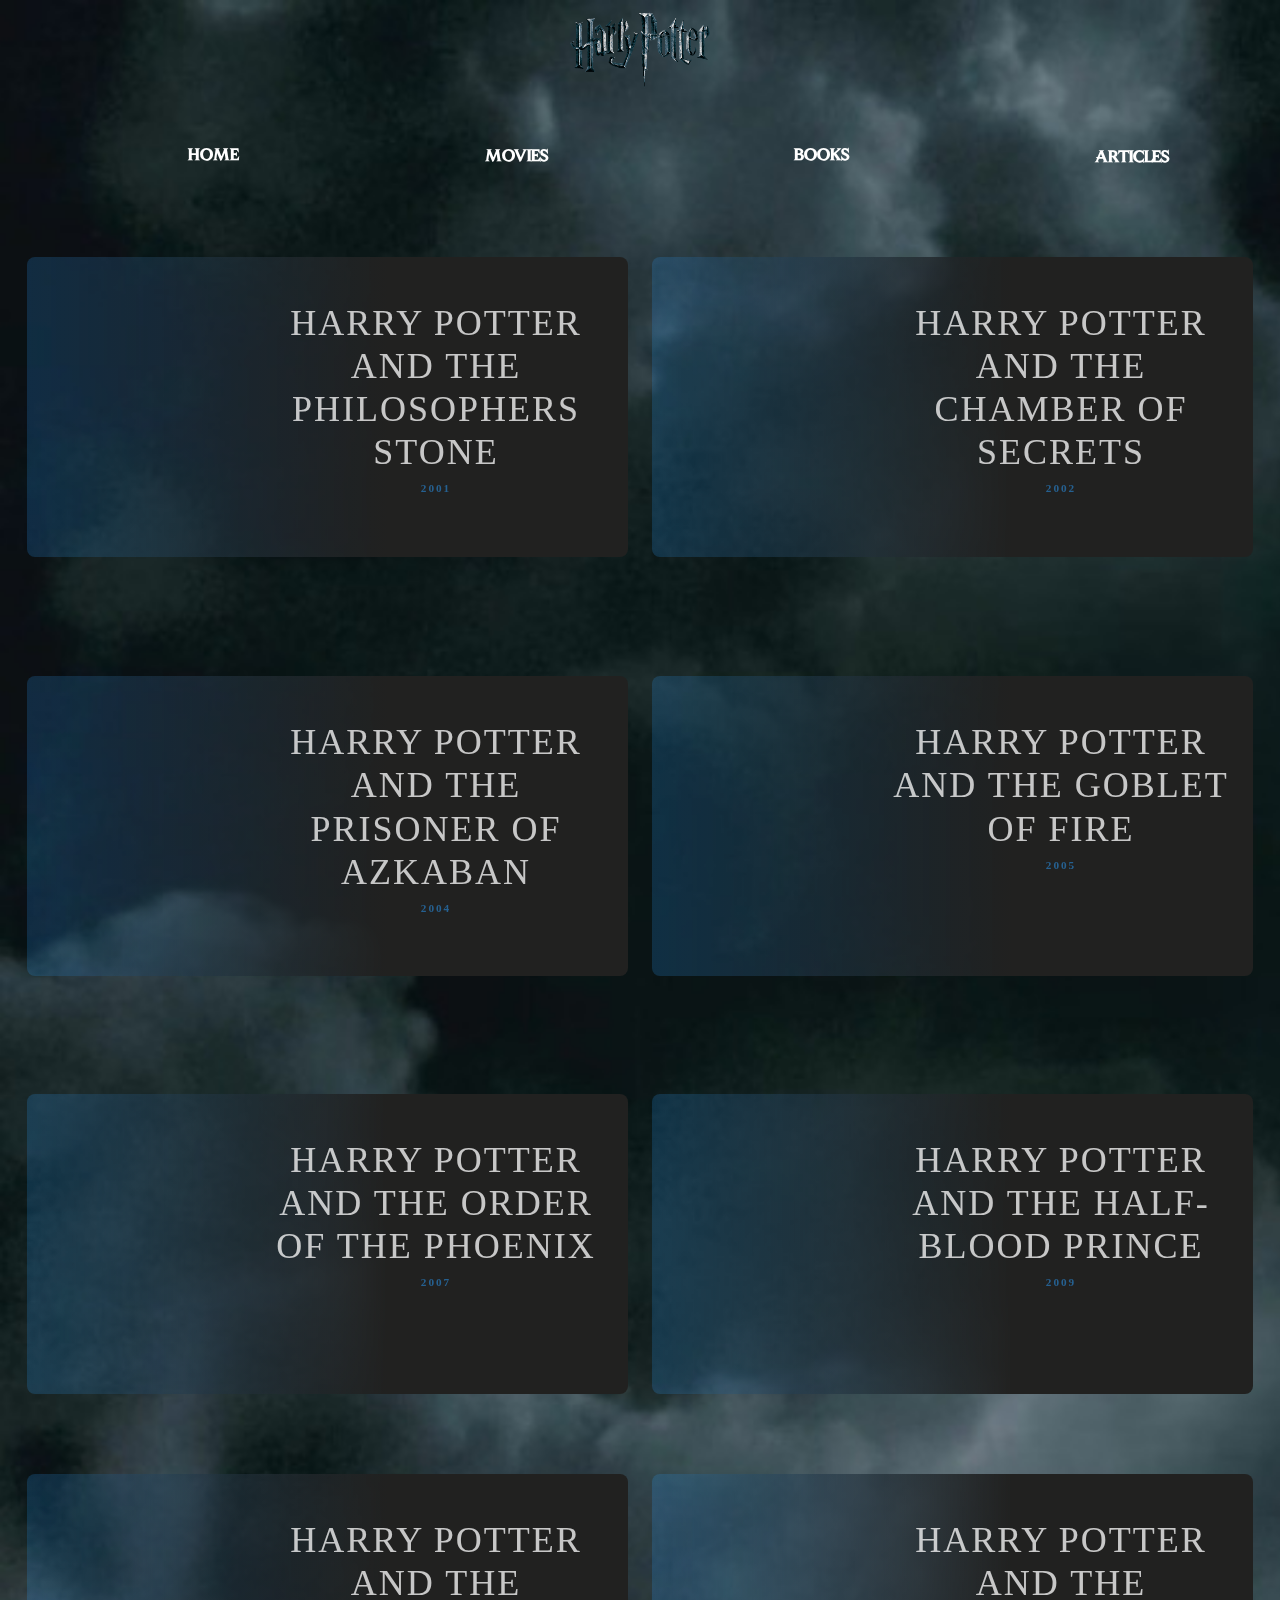
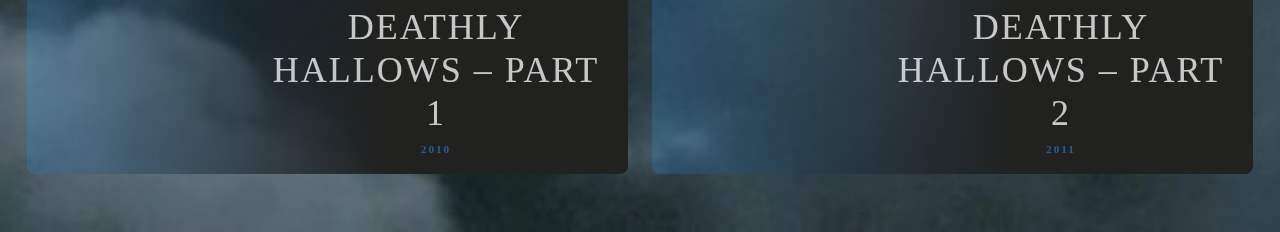
<file: Pages_HTML/movies.html>
<!DOCTYPE html>
<html lang="en">

<head>
  <meta charset="UTF-8">
  <meta http-equiv="X-UA-Compatible" content="IE=edge">
  <meta name="viewport" content="width=device-width, initial-scale=1.0">
  <title>Document</title>
  <script src="../Pages_JS/style.js"></script>
  <link rel="stylesheet" href="../Pages_CSS/Movie_css.css">
  <link href="https://cdn.jsdelivr.net/npm/bootstrap@5.2.3/dist/css/bootstrap.min.css" rel="stylesheet">
  <!-- Latest compiled JavaScript -->
  <script src="https://cdn.jsdelivr.net/npm/bootstrap@5.2.3/dist/js/bootstrap.bundle.min.js"></script>
  <script src="https://code.jquery.com/jquery-3.5.1.min.js"></script>
</head>

<body>
  <div id="headimg" class="container-fluid">
    <header>
      <div class="brand-icon">
        <img src="../Images/logo-removebg-preview.png" alt="Brand Icon" height="100px" width="150px">
      </div>
    </header>
  </div>
  <nav class="navbar navbar-expand-lg navbar-inverse">
    <div class="container-fluid">
      <a class="navbar-brand" href="#"></a>
      <button class="navbar-toggler" type="button" data-bs-toggle="collapse" data-bs-target="#navbarNav"
        aria-controls="navbarNav" aria-expanded="false" aria-label="Toggle navigation">
        <span class="navbar-toggler-icon"></span>
      </button>
      <div class="collapse navbar-collapse" id="navbarNav">
        <li><a id="len1" class="hoverable" href="../Pages_HTML/home.html">Home</a></li>
        <li><a id="len2" class="hoverable" href="../Pages_HTML/movies.html">Movies</a></li>
        <li><a id="len3" class="hoverable" href="../Pages_HTML/books.html">Books</a></li>
        <li><a id="len4" class="hoverable" href="../Pages_HTML/articles.html">Articles</a></li>
        </ul>
      </div>
    </div>
  </nav>
  <div class="container-fluid">
    <div class="row itms itemcont">
      <div class="col-md-6 col-xs-6 col-sm-6 col-lg-6">
        <div class="movie-card"
          style="background-image: url('https://saviorgaming.blog/wp-content/uploads/2017/08/harry-potter-and-the-sorcerers-stone-poster-wallpapers.jpg');">
          <div class="movie-card__overlay"></div>

          <div class="movie-card__content">
            <div class="movie-card__header">
              <h1 class="movie-card__title">Harry Potter and the Philosophers Stone</h1>
              <h4 class="movie-card__info">2001</h4>
            </div>
          </div>
          <div class="blur_back"></div>
        </div>
      </div>
      <div class="col-md-6 col-xs-6 col-sm-6 col-lg-6">
        <div class="movie-card" class="movie-card"
          style="background-image: url('https://roost.nbcuni.com/bin/viewasset.html/content/dam/Peacock/Landing-Pages/2-0-design/harrypotter/hp2/hp2-social.jpg/_jcr_content/renditions/original.JPEG');">
          <div class="movie-card__overlay"></div>
          <div class="movie-card__content">
            <div class="movie-card__header">
              <h1 class="movie-card__title">Harry Potter and the
                Chamber of Secrets</h1>
              <h4 class="movie-card__info">2002</h4>
            </div>
          </div>
        </div>
      </div>
      <div class="col-md-6 col-xs-6 col-sm-6 col-lg-6" style="padding-top: 5%;">
        <div class="movie-card"
          style="background-image: url('https://insertface.com/fb/112/harry-potter-prisoner-of-azkaban-movie-poster-insert-your-photos-111541-fb.jpg');">
          <div class="movie-card__overlay"></div>
          <div class="movie-card__content">
            <div class="movie-card__header">
              <h1 class="movie-card__title">Harry Potter and the
                Prisoner of Azkaban</h1>
              <h4 class="movie-card__info">2004</h4>
            </div>
          </div>
        </div>
      </div>
      <div class="col-md-6 col-xs-6 col-sm-6 col-lg-6" style="padding-top: 5%;">
        <div class="movie-card"
          style="background-image: url('https://static1.cbrimages.com/wordpress/wp-content/uploads/2022/04/Harry-Potter-goblet-of-fire.jpg');">
          <div class="movie-card__overlay"></div>
          <div class="movie-card__content">
            <div class="movie-card__header">
              <h1 class="movie-card__title">Harry Potter and the
                Goblet of Fire</h1>
              <h4 class="movie-card__info">2005</h4>
            </div>
          </div>
        </div>
      </div>
      <div class="col-md-6 col-xs-6 col-sm-6 col-lg-6" style="padding-top: 5%;">
        <div class="movie-card"
          style="background-image: url('https://upload.wikimedia.org/wikipedia/pa/e/e7/Harry_Potter_and_the_Order_of_the_Phoenix_poster.jpg');">
          <div class="movie-card__overlay"></div>
          <div class="movie-card__content">
            <div class="movie-card__header">
              <h1 class="movie-card__title">Harry Potter and the
                Order of the Phoenix</h1>
              <h4 class="movie-card__info">2007</h4>
            </div>
          </div>
          <div class="blur_back"></div>
        </div>
      </div>
      <div class="col-md-6 col-xs-6 col-sm-6 col-lg-6" style="padding-top: 5%;">
        <div class="movie-card"
          style="background-image: url('https://rukminim1.flixcart.com/image/416/416/kw2fki80/poster/2/j/q/medium-harry-potter-and-the-half-blood-prince-12-matt-finish-original-imag8tzhnnvnagmb.jpeg?q=70');">
          <div class="movie-card__overlay"></div>
          <div class="movie-card__content">
            <div class="movie-card__header">
              <h1 class="movie-card__title"> Harry Potter and the
                Half-Blood Prince</h1>
              <h4 class="movie-card__info">2009</h4>
            </div>
          </div>
        </div>
      </div>
      <div class="col-md-6 col-xs-6 col-sm-6 col-lg-6" style="padding-top: 5%;padding-bottom: 3%;">
        <div class="movie-card"
          style="background-image: url('https://static1.colliderimages.com/wordpress/wp-content/uploads/2021/11/hp7.jpg');">
          <div class="movie-card__overlay"></div>
          <div class="movie-card__content">
            <div class="movie-card__header">
              <h1 class="movie-card__title">Harry Potter and the
                Deathly Hallows – Part 1</h1>
              <h4 class="movie-card__info">2010</h4>
            </div>
          </div>
        </div>
      </div>
      <div class="col-md-6 col-xs-6 col-sm-6 col-lg-6" style="padding-top: 5%;padding-bottom: 3%;">
        <div class="movie-card"
          style="background-image: url('https://images.indianexpress.com/2021/07/canva-photo-editor-13-1.jpg');">
          <div class="movie-card__overlay"></div>
          <div class="movie-card__content">
            <div class="movie-card__header">
              <h1 class="movie-card__title">Harry Potter and the
                Deathly Hallows – Part 2</h1>
              <h4 class="movie-card__info">2011</h4>
            </div>
          </div>
        </div>
      </div>
    </div>
  </div>
</body>

</html>
</file>
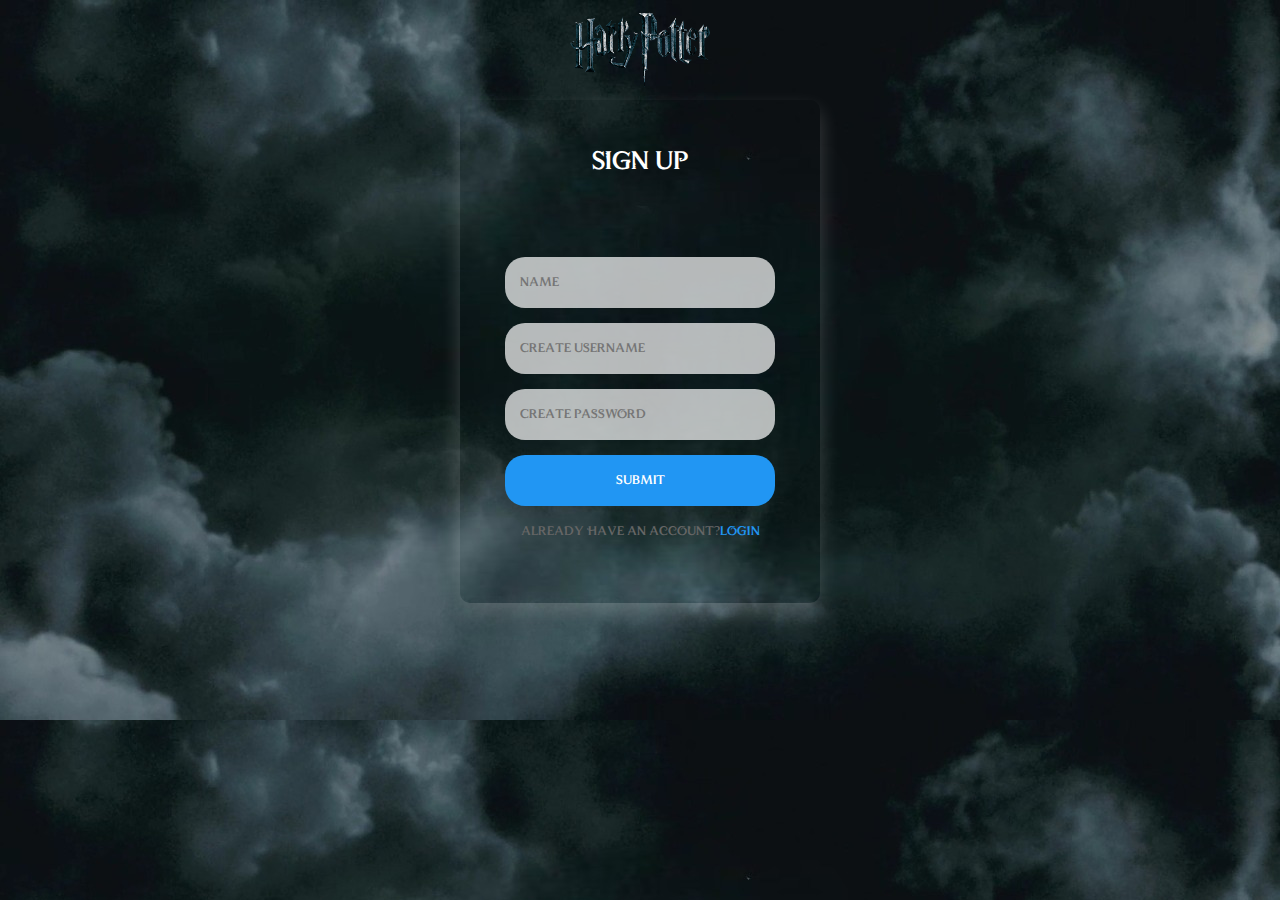
<file: Pages_HTML/signup.html>
<!DOCTYPE html>
<html lang="en">

<head>
    <meta charset="UTF-8">
    <meta http-equiv="X-UA-Compatible" content="IE=edge">
    <meta name="viewport" content="width=device-width, initial-scale=1.0">
    <title>Document</title>
    <script src="../Pages_JS/style.js"></script>
    <link rel="stylesheet" href="../Pages_CSS/login.css">
    <link href="https://cdn.jsdelivr.net/npm/bootstrap@5.2.3/dist/css/bootstrap.min.css" rel="stylesheet">
    <!-- Latest compiled JavaScript -->
    <script src="https://cdn.jsdelivr.net/npm/bootstrap@5.2.3/dist/js/bootstrap.bundle.min.js"></script>
    <script src="https://code.jquery.com/jquery-3.5.1.min.js"></script>
</head>

<body>
    <div id="headimg" class="container-fluid">
        <header>
            <div class="brand-icon">
                <img src="../Images/logo-removebg-preview.png" alt="Brand Icon" height="100px" width="150px">
            </div>
        </header>
    </div>
    <div class="login-page">
        <div class="form">
            <h2>Sign Up</h2>
            <br>
            <br>
            <form>
                <input type="text" placeholder="Name" required>
                <input type="text" placeholder="Create Username" required>
                <input type="password" placeholder="Create Password" required>
                <a href="login.html" class ="btn button1">Submit</a>
            </form>
            <p class="message">Already have an Account?<a href="login.html">Login</a></p>
        </div>
    </div>
</body>

</html>
</file>
<file: Pages_CSS/style.css>
/* #imgstyle{
    background-repeat: no-repeat;
    background-size: cover;
    scale:30%;
    
} */
header {
    display: flex;
    justify-content: center;
    align-items: center;
    /* Other header styles here */
}

.brand-icon {
    display: flex;
    justify-content: center;
    align-items: center;
    /* Other icon container styles here */
}

.brand-icon img {
    max-width: 100%;
    height: auto;
    top: 10%;
    left: 50%;
    /* Other icon styles here */
}

.scrollable-images {
    height: 400px;
    /* set the height of the scrollable area */
    overflow-y: auto;
    /* enable horizontal scrolling if necessary */
    white-space: nowrap;
    /* prevent images from wrapping */
}

.scrollable-images img {
    height: 100%;
    /* set the height of the images to fill the scrollable area */
    display: inline-block;
    /* display images in a row */
    margin-right: 10px;
    /* add some margin between images */
}

#bgimg1 {
    /* background-image: url("hall.png"); */
    background-repeat: no-repeat;
    background-size: cover;
    scale: 100%;
    height: 100vh;
    width: auto;
    background-attachment: fixed;
    background-position: center;
    text-decoration-color: white;
    filter: blur(2px);
}

#bgimg2 {
    /* background-image: url("hogwarts-desktop-tog8hmgg1vx5zppb.jpg"); */
    background-repeat: no-repeat;
    background-size: cover;
    scale: 100%;
    height: 100vh;
    width: 100%;
    background-attachment: fixed;
    background-position: center;
    text-decoration-color: white;
    filter: blur(2px);
}

@font-face {
    font-family: 'HarryPotter';
    src: url('../harry_p/WizardWorldSimplified-Kxr7.ttf') format('truetype');
}

/* 
#bgimg3 {
    background-image: url("hog1.jpg");
    background-repeat: no-repeat;
    background-size: cover;
    scale: 100%;
    height: 100vh;
    width: 100%;
    background-attachment: fixed;
    background-position: center;
    text-decoration-color: white;
    filter: blur(2px); 
 }  */
/* #headimg{ */
/* background: url('High_resolution_wallpaper_background_ID_77700615769-PhotoRoom.jpg'); */
/* width: 100%; */
/* height: 2%;
    position: absolute; */
/* filter: blur(2px); */
/* top:5%;
    left: 25%; */
/* } */
.text-overlay-1 {
    position: absolute;
    top: 50%;
    left: 50%;
    transform: translate(-50%, -50%);
    color: white;
    text-align: center;
    text-shadow: 1px 1px 2px black;
    font-family: 'HarryPotter', sans-serif;
}

.text-overlay-2 {
    position: absolute;
    top: 150%;
    left: 50%;
    transform: translate(-50%, -50%);
    color: white;
    text-align: center;
    text-shadow: 1px 1px 2px black;
    font-family: 'HarryPotter', sans-serif;
}

.text-overlay-3 {
    position: absolute;
    top: 250%;
    left: 50%;
    transform: translate(-50%, -50%);
    color: white;
    text-align: center;
    text-shadow: 1px 1px 2px black;
    font-family: 'HarryPotter', sans-serif;
}

.text-overlay-4 {
    position: absolute;
    top: 350%;
    left: 50%;
    transform: translate(-50%, -50%);
    color: white;
    text-align: center;
    text-shadow: 1px 1px 2px black;
    font-family: 'HarryPotter', sans-serif;
}

.text-overlay h1 {
    /* top: 50%;
    left: 50%; */
    font-size: 4em;
    font-weight: bold;
    letter-spacing: 2px;
    font-family: 'HarryPotter', sans-serif;
}


.hoverable {
    display: inline-block;
    backface-visibility: hidden;
    vertical-align: middle;
    position: absolute;
    box-shadow: 0 0 1px rgba(0, 0, 0, 0);
    text-transform: translateZ(0);
    transition-duration: .3s;
    transition-property: transform;
    text-decoration: none;
    color: #ffffff;
    font-weight: bold;
}

.hoverable:before {
    position: absolute;
    pointer-events: none;
    z-index: -1;
    content: '';
    top: 100%;
    left: 5%;
    height: 10px;
    width: 90%;
    opacity: 0;
    background: -webkit-radial-gradient(center, ellipse, rgba(255, 255, 255, 0.35) 0%, rgba(255, 255, 255, 0) 80%);
    background: radial-gradient(ellipse at center, rgba(255, 255, 255, 0.35) 0%, rgba(255, 255, 255, 0) 80%);
    transition-duration: 0.3s;
    transition-property: transform, opacity;
}

.hoverable:hover,
.hoverable:active,
.hoverable:focus {
    transform: translateY(-5px);
    color: #ffffff;
}

.hoverable:hover:before,
.hoverable:active:before,
.hoverable:focus:before {
    opacity: 1;
    transform: translateY(-5px);
}



@keyframes bounce-animation {
    16.65% {
        -webkit-transform: translateY(8px);
        transform: translateY(8px);
    }

    33.3% {
        -webkit-transform: translateY(-6px);
        transform: translateY(-6px);
    }

    49.95% {
        -webkit-transform: translateY(4px);
        transform: translateY(4px);
    }

    66.6% {
        -webkit-transform: translateY(-2px);
        transform: translateY(-2px);
    }

    83.25% {
        -webkit-transform: translateY(1px);
        transform: translateY(1px);
    }

    100% {
        -webkit-transform: translateY(0);
        transform: translateY(0);
    }
}

.bounce {
    animation-name: bounce-animation;
    animation-duration: 2s;
}



/*everything below here is just setting up the page, so dont worry about it */


@media (min-width: 768px) {
    .navbar {
        text-align: center !important;
        float: none;
        display: inline-block;
    }
    .menu-icon {
    display: block;
  }
}


body {
    background-color: rgba(0, 0, 0, 1);
    font-weight: 600;
    text-align: center !important;
    color: white;
}

nav {
    background: none !important;
    text-transform: uppercase;
    font-family: 'HarryPotter', sans-serif;
}

nav li {
    margin-left: 3em;
    margin-right: 3em;
}

.menu-icon {
    display: none;
}

nav li a {
    transition: .5s color ease-in-out;
    text-decoration-color: white;
    display: flex;
    margin-left: 80%;
    margin-right: 5%;
}

.page-title {
    opacity: .75 !important;
}
</file>
<file: style.css>
/* #imgstyle{
    background-repeat: no-repeat;
    background-size: cover;
    scale:30%;
    
} */
header {
    display: flex;
    justify-content: center;
    align-items: center;
    /* Other header styles here */
}

.brand-icon {
    display: flex;
    justify-content: center;
    align-items: center;
    /* Other icon container styles here */
}

.brand-icon img {
    max-width: 100%;
    height: auto;
    top: 10%;
    left: 50%;
    /* Other icon styles here */
}

.scrollable-images {
    height: 400px;
    /* set the height of the scrollable area */
    overflow-y: auto;
    /* enable horizontal scrolling if necessary */
    white-space: nowrap;
    /* prevent images from wrapping */
}

.scrollable-images img {
    height: 100%;
    /* set the height of the images to fill the scrollable area */
    display: inline-block;
    /* display images in a row */
    margin-right: 10px;
    /* add some margin between images */
}

#bgimg1 {
    /* background-image: url("hall.png"); */
    background-repeat: no-repeat;
    background-size: cover;
    scale: 100%;
    height: 100vh;
    width: auto;
    background-attachment: fixed;
    background-position: center;
    text-decoration-color: white;
    filter: blur(2px);
}

#bgimg2 {
    /* background-image: url("hogwarts-desktop-tog8hmgg1vx5zppb.jpg"); */
    background-repeat: no-repeat;
    background-size: cover;
    scale: 100%;
    height: 100vh;
    width: 100%;
    background-attachment: fixed;
    background-position: center;
    text-decoration-color: white;
    filter: blur(2px);
}

@font-face {
    font-family: 'HarryPotter';
    src: url('harry_p/WizardWorldSimplified-Kxr7.ttf') format('truetype');
}

/* 
#bgimg3 {
    background-image: url("hog1.jpg");
    background-repeat: no-repeat;
    background-size: cover;
    scale: 100%;
    height: 100vh;
    width: 100%;
    background-attachment: fixed;
    background-position: center;
    text-decoration-color: white;
    filter: blur(2px); 
 }  */
/* #headimg{ */
/* background: url('High_resolution_wallpaper_background_ID_77700615769-PhotoRoom.jpg'); */
/* width: 100%; */
/* height: 2%;
    position: absolute; */
/* filter: blur(2px); */
/* top:5%;
    left: 25%; */
/* } */
.text-overlay-1 {
    position: absolute;
    top: 50%;
    left: 50%;
    transform: translate(-50%, -50%);
    color: white;
    text-align: center;
    text-shadow: 1px 1px 2px black;
    font-family: 'HarryPotter', sans-serif;
}

.text-overlay-2 {
    position: absolute;
    top: 150%;
    left: 50%;
    transform: translate(-50%, -50%);
    color: white;
    text-align: center;
    text-shadow: 1px 1px 2px black;
    font-family: 'HarryPotter', sans-serif;
}

.text-overlay-3 {
    position: absolute;
    top: 250%;
    left: 50%;
    transform: translate(-50%, -50%);
    color: white;
    text-align: center;
    text-shadow: 1px 1px 2px black;
    font-family: 'HarryPotter', sans-serif;
}

.text-overlay-4 {
    position: absolute;
    top: 350%;
    left: 50%;
    transform: translate(-50%, -50%);
    color: white;
    text-align: center;
    text-shadow: 1px 1px 2px black;
    font-family: 'HarryPotter', sans-serif;
}

.text-overlay h1 {
    /* top: 50%;
    left: 50%; */
    font-size: 4em;
    font-weight: bold;
    letter-spacing: 2px;
    font-family: 'HarryPotter', sans-serif;
}


.hoverable {
    display: inline-block;
    backface-visibility: hidden;
    vertical-align: middle;
    position: absolute;
    box-shadow: 0 0 1px rgba(0, 0, 0, 0);
    text-transform: translateZ(0);
    transition-duration: .3s;
    transition-property: transform;
    text-decoration: none;
    color: #ffffff;
    font-weight: bold;
}

.hoverable:before {
    position: absolute;
    pointer-events: none;
    z-index: -1;
    content: '';
    top: 100%;
    left: 5%;
    height: 10px;
    width: 90%;
    opacity: 0;
    background: -webkit-radial-gradient(center, ellipse, rgba(255, 255, 255, 0.35) 0%, rgba(255, 255, 255, 0) 80%);
    background: radial-gradient(ellipse at center, rgba(255, 255, 255, 0.35) 0%, rgba(255, 255, 255, 0) 80%);
    transition-duration: 0.3s;
    transition-property: transform, opacity;
}

.hoverable:hover,
.hoverable:active,
.hoverable:focus {
    transform: translateY(-5px);
    color: #ffffff;
}

.hoverable:hover:before,
.hoverable:active:before,
.hoverable:focus:before {
    opacity: 1;
    transform: translateY(-5px);
}



@keyframes bounce-animation {
    16.65% {
        -webkit-transform: translateY(8px);
        transform: translateY(8px);
    }

    33.3% {
        -webkit-transform: translateY(-6px);
        transform: translateY(-6px);
    }

    49.95% {
        -webkit-transform: translateY(4px);
        transform: translateY(4px);
    }

    66.6% {
        -webkit-transform: translateY(-2px);
        transform: translateY(-2px);
    }

    83.25% {
        -webkit-transform: translateY(1px);
        transform: translateY(1px);
    }

    100% {
        -webkit-transform: translateY(0);
        transform: translateY(0);
    }
}

.bounce {
    animation-name: bounce-animation;
    animation-duration: 2s;
}



/*everything below here is just setting up the page, so dont worry about it */


@media (min-width: 768px) {
    .navbar {
        text-align: center !important;
        float: none;
        display: inline-block;
    }
    .menu-icon {
    display: block;
  }
}


body {
    background-color: rgba(0, 0, 0, 1);
    font-weight: 600;
    text-align: center !important;
    color: white;
}

nav {
    background: none !important;
    text-transform: uppercase;
    font-family: 'HarryPotter', sans-serif;
}

nav li {
    margin-left: 3em;
    margin-right: 3em;
}

.menu-icon {
    display: none;
}

nav li a {
    transition: .5s color ease-in-out;
    text-decoration-color: white;
    display: flex;
    margin-left: 80%;
    margin-right: 5%;
}

.page-title {
    opacity: .75 !important;
}
</file>
<file: homestyle.css>
header {
    display: flex;
    justify-content: center;
    align-items: center;
    /* Other header styles here */
}

.hoverable {
    display: inline-block;
    backface-visibility: hidden;
    vertical-align: middle;
    position: relative;
    box-shadow: 0 0 1px rgba(0, 0, 0, 0);
    /* text-tranform: translateZ(0); */
    transition-duration: .3s;
    transition-property: transform;
    transition-property: transform;
    text-decoration: none;
    color: #ffffff;
    font-weight: bold;
    font-size: large;
}

.hoverable:before {
    position: absolute;
    pointer-events: none;
    z-index: -1;
    content: '';
    top: 100%;
    left: 5%;
    height: 10px;
    width: 90%;
    opacity: 0;
    background: -webkit-radial-gradient(center, ellipse, rgba(255, 255, 255, 0.35) 0%, rgba(255, 255, 255, 0) 80%);
    background: radial-gradient(ellipse at center, rgba(255, 255, 255, 0.35) 0%, rgba(255, 255, 255, 0) 80%);
    /* W3C */
    transition-duration: 0.3s;
    transition-property: transform, opacity;
}

.hoverable:hover,
.hoverable:active,
.hoverable:focus {
    transform: translateY(-5px);
    color: #ffffff;
}

.hoverable:hover:before,
.hoverable:active:before,
.hoverable:focus:before {
    opacity: 1;
    transform: translateY(-5px);
}



@keyframes bounce-animation {
    16.65% {
        -webkit-transform: translateY(8px);
        transform: translateY(8px);
    }

    33.3% {
        -webkit-transform: translateY(-6px);
        transform: translateY(-6px);
    }

    49.95% {
        -webkit-transform: translateY(4px);
        transform: translateY(4px);
    }

    66.6% {
        -webkit-transform: translateY(-2px);
        transform: translateY(-2px);
    }

    83.25% {
        -webkit-transform: translateY(1px);
        transform: translateY(1px);
    }

    100% {
        -webkit-transform: translateY(0);
        transform: translateY(0);
    }
}

.bounce {
    animation-name: bounce-animation;
    animation-duration: 2s;
}



/*everything below here is just setting up the page, so dont worry about it */


@media (min-width: 768px) {
    .navbar {
        text-align: center !important;
        float: none;
        display: inline-block;
    }
}

body {
    background-color: rgba(0, 0, 0, 1);
    font-weight: 600;
    text-align: center !important;
    color: white;
    /* background: url('High_resolution_wallpaper_background_ID_77700615769-PhotoRoom.jpg'); */
    background-repeat: none;
    background-size: cover;
}

@font-face {
    font-family: 'HarryPotter';
    src: url('harry_p/WizardWorldSimplified-Kxr7.ttf') format('truetype');
}

nav {
    position: absolute;
    background: none !important;
    text-transform: uppercase;
    font-family: 'HarryPotter', sans-serif;
    display: flex;
    justify-content: center;
    position: absolute;
    top: 15%;
    gap: 25px;
    padding-block: 50px;
}

nav li {
    /* margin-left: px; */
    margin-right: 3em;
    display: flex;
    justify-content: center;
    position: relative;
    top: 8%;
}

nav li a {
    position:absolute;
    top:10%;
    transition: .5s color ease-in-out;
    color:white !important;
    display: flex;
    justify-content: center;
    position: relative;
    margin-top: 15%;
    margin-left: 0%;
    margin-right: 5%;
}

.page-title {
    opacity: .75 !important;
}

#bgimg1 {
    /* background-image: url("hall.png"); */
    /* top: 0%; */
    /* position:relative;
    margin-top:0; */
    background-repeat: no-repeat;
    background-size: cover;
    scale: 100%;
    height: 100vh;
    width: auto;
    background-attachment: fixed;
    background-position: center;
    text-decoration-color: white;
    filter: blur(2px);
}

#bgimg2 {
    /* background-image: url("hogwarts-desktop-tog8hmgg1vx5zppb.jpg"); */
    background-repeat: no-repeat;
    background-size: cover;
    scale: 100%;
    height: 100vh;
    width: 100%;
    background-attachment: fixed;
    background-position: center;
    text-decoration-color: white;
    filter: blur(2px);
}

@font-face {
    font-family: 'HarryPotter';
    src: url('harry_p/WizardWorldSimplified-Kxr7.ttf') format('truetype');
}

/* .nav-overlay {
    position: absolute;
    top: 10%;
    left: 50%; 
    transform: translate(-50%, -50%); 
    color: white;
    text-align: center;
    text-shadow: 1px 1px 2px black;
    font-family: 'HarryPotter', sans-serif;
} 
/* 
#bgimg3 {
    background-image: url("hog1.jpg");
    background-repeat: no-repeat;
    background-size: cover;
    scale: 100%;
    height: 100vh;
    width: 100%;
    background-attachment: fixed;
    background-position: center;
    text-decoration-color: white;
    filter: blur(2px); 
 }  */
/* #headimg{ */
/* background: url('High_resolution_wallpaper_background_ID_77700615769-PhotoRoom.jpg'); */
/* width: 100%; */
/* height: 2%;
    position: absolute; */
/* filter: blur(2px); */
/* top:5%;
    left: 25%; */
/* } */
.text-overlay-1 {
    position: absolute;
    top: 50%;
    left: 50%;
    transform: translate(-50%, -50%);
    color: white;
    text-align: center;
    text-shadow: 1px 1px 2px black;
    font-family: 'HarryPotter', sans-serif;
}

.text-overlay-2 {
    position: absolute;
    top: 150%;
    left: 50%;
    transform: translate(-50%, -50%);
    color: white;
    text-align: center;
    text-shadow: 1px 1px 2px black;
    font-family: 'HarryPotter', sans-serif;
}

.text-overlay-3 {
    position: absolute;
    top: 250%;
    left: 50%;
    transform: translate(-50%, -50%);
    color: white;
    text-align: center;
    text-shadow: 1px 1px 2px black;
    font-family: 'HarryPotter', sans-serif;
}

.text-overlay-4 {
    position: absolute;
    top: 350%;
    left: 50%;
    transform: translate(-50%, -50%);
    color: white;
    text-align: center;
    text-shadow: 1px 1px 2px black;
    font-family: 'HarryPotter', sans-serif;
}

.text-overlay h1 {
    /* top: 50%;
    left: 50%; */
    font-size: 4em;
    font-weight: bold;
    letter-spacing: 2px;
    font-family: 'HarryPotter', sans-serif;
}
#nav-top{
    transition: .5s color ease-in-out;
    text-decoration-color: white;
    display: flex;
    margin-left: 80%;
    margin-right: 5%;
}
</file>
<file: login.css>
header {
    display: flex;
    justify-content: center;
    align-items: center;
    /* Other header styles here */
}

.hoverable {
    display: inline-block;
    backface-visibility: hidden;
    vertical-align: middle;
    position: relative;
    box-shadow: 0 0 1px rgba(0, 0, 0, 0);
    /* text-tranform: translateZ(0); */
    transition-duration: .3s;
    transition-property: transform;
    transition-property: transform;
    text-decoration: none;
    color: #ffffff;
    font-weight: bold;
    font-size: large;
}

.hoverable:before {
    position: absolute;
    pointer-events: none;
    z-index: -1;
    content: '';
    top: 100%;
    left: 5%;
    height: 10px;
    width: 90%;
    opacity: 0;
    background: -webkit-radial-gradient(center, ellipse, rgba(255, 255, 255, 0.35) 0%, rgba(255, 255, 255, 0) 80%);
    background: radial-gradient(ellipse at center, rgba(255, 255, 255, 0.35) 0%, rgba(255, 255, 255, 0) 80%);
    /* W3C */
    transition-duration: 0.3s;
    transition-property: transform, opacity;
}

.hoverable:hover,
.hoverable:active,
.hoverable:focus {
    transform: translateY(-5px);
    color: #ffffff;
}

.hoverable:hover:before,
.hoverable:active:before,
.hoverable:focus:before {
    opacity: 1;
    transform: translateY(-5px);
}



@keyframes bounce-animation {
    16.65% {
        -webkit-transform: translateY(8px);
        transform: translateY(8px);
    }

    33.3% {
        -webkit-transform: translateY(-6px);
        transform: translateY(-6px);
    }

    49.95% {
        -webkit-transform: translateY(4px);
        transform: translateY(4px);
    }

    66.6% {
        -webkit-transform: translateY(-2px);
        transform: translateY(-2px);
    }

    83.25% {
        -webkit-transform: translateY(1px);
        transform: translateY(1px);
    }

    100% {
        -webkit-transform: translateY(0);
        transform: translateY(0);
    }
}

.bounce {
    animation-name: bounce-animation;
    animation-duration: 2s;
}



/*everything below here is just setting up the page, so dont worry about it */


@media (min-width: 768px) {
    .navbar {
        text-align: center !important;
        float: none;
        display: inline-block;
    }
}

body {
    background-color: rgba(0, 0, 0, 1);
    font-weight: 600;
    text-align: center !important;
    color: white;
    background: url('High_resolution_wallpaper_background_ID_77700615769-PhotoRoom.jpg');
    background-repeat: none;
    background-size: cover;
    /* background: transpa; */
}

@font-face {
    font-family: 'HarryPotter';
    src: url('harry_p/WizardWorldSimplified-Kxr7.ttf') format('truetype');
}

nav {
    background: none !important;
    text-transform: uppercase;
    font-family: 'HarryPotter', sans-serif;
    display: flex;
    justify-content: center;
    position: absolute;
    top: 15%;
    gap: 25px;
    padding-block: 50px;
}

nav li {
    margin-left: 50px;
    margin-right: 3em;
    display: flex;
    justify-content: center;
    position: relative;
    top: 8%;
}

nav li a {
    transition: .5s color ease-in-out;
    text-decoration-color: white;
    display: flex;
    justify-content: center;
    position: relative;
    margin-top: 15%;
    margin-left: 110px;
    margin-right: 3em;
}

.page-title {
    opacity: .75 !important;
}
.login-page {
    font-family: 'HarryPotter', sans-serif;
    width: 360px;
    padding: 0 0 0;
    margin: auto;
    background-color: transparent;
    border-radius: 10px;
    box-shadow: 0px 10px 20px rgba(253, 253, 253, 0.2);
}

.form {
    /* height: 10%; */
    position: relative;
    z-index: 1;
    max-width: 360px;
    margin: 0 auto 100px;
    padding: 45px;
    text-align: center;
    /* background-color: rgba(255, 255, 255, 0.7); */
    /* background:url('https://source.unsplash.com/1600x900/?harrypotter'); */
    border-radius: 20px;
}

.form input[type="text"],
.form input[type="password"] {
    font-family: 'HarryPotter', sans-serif;
    outline: none;
    width: 100%;
    border: 0;
    margin: 0 0 15px;
    padding: 15px;
    box-sizing: border-box;
    font-size: 14px;
    border-radius: 20px;
    background-color: rgba(255, 255, 255, 0.7);
}

.form .button1 {
    font-family: 'HarryPotter', sans-serif;
    text-transform: uppercase;
    outline: none;
    background-color: #2196F3;
    width: 100%;
    border: 0;
    padding: 15px;
    color: #FFFFFF;
    font-size: 14px;
    -webkit-transition: all 0.3s ease;
    transition: all 0.3s ease;
    cursor: pointer;
    border-radius: 20px;
}

.form .button1:hover,
.form .button1:active,
.form .button1:focus {
    background-color: #1976D2;
}

.form h2 {
    color: #ffffff;
    font-size: 28px;
    margin: 0 0 30px;
}

.form p.message {
    color: #666666;
    font-size: 14px;
    margin-top: 15px;
}

.form p.message a {
    color: #2196F3;
    text-decoration: none;
}

.form p.message a:hover {
    text-decoration: underline;
}
</file>
<file: Movie_css.css>
header {
    display: flex;
    justify-content: center;
    align-items: center;
    /* Other header styles here */
}

.hoverable {
    display: inline-block;
    backface-visibility: hidden;
    vertical-align: middle;
    position: relative;
    box-shadow: 0 0 1px rgba(0, 0, 0, 0);
    /* text-tranform: translateZ(0); */
    transition-duration: .3s;
    transition-property: transform;
    transition-property: transform;
    text-decoration: none;
    color: #ffffff;
    font-weight: bold;
    font-size: large;
}

.hoverable:before {
    position: absolute;
    pointer-events: none;
    z-index: -1;
    content: '';
    top: 100%;
    left: 5%;
    height: 10px;
    width: 90%;
    opacity: 0;
    background: -webkit-radial-gradient(center, ellipse, rgba(255, 255, 255, 0.35) 0%, rgba(255, 255, 255, 0) 80%);
    background: radial-gradient(ellipse at center, rgba(255, 255, 255, 0.35) 0%, rgba(255, 255, 255, 0) 80%);
    /* W3C */
    transition-duration: 0.3s;
    transition-property: transform, opacity;
}

.hoverable:hover,
.hoverable:active,
.hoverable:focus {
    transform: translateY(-5px);
    color: #ffffff;
}

.hoverable:hover:before,
.hoverable:active:before,
.hoverable:focus:before {
    opacity: 1;
    transform: translateY(-5px);
}



@keyframes bounce-animation {
    16.65% {
        -webkit-transform: translateY(8px);
        transform: translateY(8px);
    }

    33.3% {
        -webkit-transform: translateY(-6px);
        transform: translateY(-6px);
    }

    49.95% {
        -webkit-transform: translateY(4px);
        transform: translateY(4px);
    }

    66.6% {
        -webkit-transform: translateY(-2px);
        transform: translateY(-2px);
    }

    83.25% {
        -webkit-transform: translateY(1px);
        transform: translateY(1px);
    }

    100% {
        -webkit-transform: translateY(0);
        transform: translateY(0);
    }
}

.bounce {
    animation-name: bounce-animation;
    animation-duration: 2s;
}



/*everything below here is just setting up the page, so dont worry about it */


@media (min-width: 768px) {
    .navbar {
        text-align: center !important;
        float: none;
        display: inline-block;
    }
}

body {
    background-color: rgba(0, 0, 0, 1);
    font-weight: 600;
    text-align: center !important;
    color: white;
    background: url('High_resolution_wallpaper_background_ID_77700615769-PhotoRoom.jpg');
    background-repeat: none;
    background-size: cover;
    /* margin-bottom: 50px; */
}

@font-face {
    font-family: 'HarryPotter';
    src: url('harry_p/WizardWorldSimplified-Kxr7.ttf') format('truetype');
}

nav {
    background: none !important;
    text-transform: uppercase;
    font-family: 'HarryPotter', sans-serif;
    display: flex;
    justify-content: center;
    position: absolute;
    top: 20%;
    gap: 25px;
    padding-block: 50px;
}

nav li {
    margin-left: 50px;
    margin-right: 2em;
    display: flex;
    justify-content: center;
    position: relative;
    top: 8%;
}

nav li a {
    transition: .5s color ease-in-out;
    text-decoration-color: white;
    display: flex;
    justify-content: center;
    position: relative;
    margin-top: 15%;
    margin-left: 110px;
    margin-right: 3em;
}


.page-title {
    opacity: .75 !important;
}

/* .icon--divider {
    position: absolute;
    margin-top: 4%;
    margin-left:150px;
    left: 5%;
    width:50vh;
    height: 10%;
    background-image: url('border\ \(1\).png');
    background-repeat: no-repeat;
    background-position: center;
    background-size: contain;
} */

/* @import url("https://fonts.googleapis.com/css?family=Montserrat:300,400,700,800"); */

.itemcont {
    padding-right: 15px;
    padding-left: 15px;
    margin-right: auto;
    margin-left: auto
}

.itms {
    font-family: "Harry Potter";
    font-size: 14px;
    color: #cfd6e1;
    line-height: 1.5;
    font-weight: 400;
    /* overflow-x: hidden; */
}

button {
    font-family: inherit;
    border: 0;
    cursor: pointer;
}

button:focus {
    outline: 0;
}

.movie-card {
    position: relative;
    background-size: contain;
    background-repeat: no-repeat;
    width: 100%;
    max-width: 800px;
    height: 100%;
    max-height: 300px;
    display:block;
    margin: 2vh auto;
    border-radius: 8px;
    position: relative;
    margin-top: 10%;
    top: 5%;

    @media screen and (max-width: 800px) {
        width: 95%;
        max-width: 95%;
    }
}

@media screen and (max-width: 600px) {
    .movie-card {
        background-position: 50% 0%;
        background-size: cover;
        height: 400px;
    }
}

.movie-card:hover {
    transform: scale(1.02);
    transition: all 0.4s;
}

.movie-card__overlay {
    width: 100%;
    height: 100%;
    border-radius: 8px;
    background: linear-gradient(to right, rgba(42, 159, 255, 0.2) 0%, #212120 60%, #212120 100%);
    background-blend-mode: multiply;
    position: absolute;
    margin-top: 2vh;
    bottom: 0;
    right: 0;
    left: 0;
}

@media screen and (max-width: 600px) {
    .movie-card__overlay {
        background: linear-gradient(to bottom, rgba(42, 159, 255, 0.2) 0%, #212120 60%, #212120 100%);
    }
}


@media screen and (max-width: 600px) {
    .movie-card__share {
        display: block;
        width: 100%;
    }
}

.movie-card__icon {
    color: #ffffff;
    mix-blend-mode: lighten;
    opacity: .4;
    background: none;
    padding: 0;
}

.movie-card__icon:hover {
    opacity: 1;
    mix-blend-mode: lighten;
}

.movie-card__icon:not(:first-of-type) {
    margin-left: 5px;
}

.movie-card__icon i {
    font-size: 1.2em;
}

.movie-card__content {
    width: 100%;
    max-width: 370px;
    display: flex;
    align-items: flex-start;
    flex-direction: column;
    position: relative;
    float: right;
    padding-right: 1em;
    padding-bottom: 1em;
}

@media screen and (max-width: 1000px) {
    .movie-card__content {
        width: 50%;
    }
}

@media screen and (max-width: 600px) {
    .movie-card__content {
        margin-top: 4.2em;
        width: 100%;
        float: inherit;
        max-width: 100%;
        padding: 0 1em 1em;
    }

}

.movie-card__header {
    margin-bottom: 2em;
    margin: 5vh auto;
}

.movie-card__title {
    color: #ffffff;
    font-size: 4vh;
    margin-bottom: .25em;
    opacity: .75;
}

.movie-card__info {
    text-transform: uppercase;
    letter-spacing: 2px;
    font-size: .8em;
    color: #2a9fff;
    line-height: 1;
    margin: 0;
    font-weight: 700;
    opacity: .5;
}

.movie-card__desc {
    font-weight: 300;
    opacity: .84;
    /* margin-bottom: 2em; */
}

h1,
h2,
h3 {
    font-family: "Harry Potter";
    text-transform: uppercase;
    letter-spacing: 2px;
    line-height: 1;
    font-weight: 400;
}

.btn {
    padding: .5rem 2rem;
    background-color: rgba(255, 255, 255, 0.4);
    color: white;
}

.btn-outline {
    background-color: transparent;
    border: 0.0px solid #ffffff;
}

.btn::before {
    font-family: "FontAwesome";
    content: "\f05a";
    vertical-align: left;
    font-size: 1.0em;
    padding-right: .6em;
}

.btn-outline:hover {
    border-color: #2a9fff;
    color: #2a9fff;
    box-shadow: 0px 1px 8px 0px rgba(245, 199, 0, 0.2);
}

/* .blur_back {
    position: absolute;
    top: 0;
    z-index: 1;
    height: 100%;
    right: 0;
    background-size: cover;
    border-radius: 11px;
} */

#ave {
    box-shadow: 10px 10px 150px -45px rgba(199, 147, 75, 0.7);
    margin-bottom: 250px;
}

#ave:hover {
    box-shadow: 0px 0px 120px -55px rgba(199, 147, 75, 0.7);
}
</file>
<file: Pages_CSS/login.css>
header {
    display: flex;
    justify-content: center;
    align-items: center;
    /* Other header styles here */
}

.hoverable {
    display: inline-block;
    backface-visibility: hidden;
    vertical-align: middle;
    position: relative;
    box-shadow: 0 0 1px rgba(0, 0, 0, 0);
    /* text-tranform: translateZ(0); */
    transition-duration: .3s;
    transition-property: transform;
    transition-property: transform;
    text-decoration: none;
    color: #ffffff;
    font-weight: bold;
    font-size: large;
}

.hoverable:before {
    position: absolute;
    pointer-events: none;
    z-index: -1;
    content: '';
    top: 100%;
    left: 5%;
    height: 10px;
    width: 90%;
    opacity: 0;
    background: -webkit-radial-gradient(center, ellipse, rgba(255, 255, 255, 0.35) 0%, rgba(255, 255, 255, 0) 80%);
    background: radial-gradient(ellipse at center, rgba(255, 255, 255, 0.35) 0%, rgba(255, 255, 255, 0) 80%);
    /* W3C */
    transition-duration: 0.3s;
    transition-property: transform, opacity;
}

.hoverable:hover,
.hoverable:active,
.hoverable:focus {
    transform: translateY(-5px);
    color: #ffffff;
}

.hoverable:hover:before,
.hoverable:active:before,
.hoverable:focus:before {
    opacity: 1;
    transform: translateY(-5px);
}



@keyframes bounce-animation {
    16.65% {
        -webkit-transform: translateY(8px);
        transform: translateY(8px);
    }

    33.3% {
        -webkit-transform: translateY(-6px);
        transform: translateY(-6px);
    }

    49.95% {
        -webkit-transform: translateY(4px);
        transform: translateY(4px);
    }

    66.6% {
        -webkit-transform: translateY(-2px);
        transform: translateY(-2px);
    }

    83.25% {
        -webkit-transform: translateY(1px);
        transform: translateY(1px);
    }

    100% {
        -webkit-transform: translateY(0);
        transform: translateY(0);
    }
}

.bounce {
    animation-name: bounce-animation;
    animation-duration: 2s;
}



/*everything below here is just setting up the page, so dont worry about it */


@media (min-width: 768px) {
    .navbar {
        text-align: center !important;
        float: none;
        display: inline-block;
    }
}

body {
    background-color: rgba(0, 0, 0, 1);
    font-weight: 600;
    text-align: center !important;
    color: white;
    background: url('../Images/High_resolution_wallpaper_background_ID_77700615769-PhotoRoom.jpg');
    background-repeat: none;
    background-size: cover;
    /* background: transpa; */
}

@font-face {
    font-family: 'HarryPotter';
    src: url('../harry_p/WizardWorldSimplified-Kxr7.ttf') format('truetype');
}

nav {
    background: none !important;
    text-transform: uppercase;
    font-family: 'HarryPotter', sans-serif;
    display: flex;
    justify-content: center;
    position: absolute;
    top: 15%;
    gap: 25px;
    padding-block: 50px;
}

nav li {
    margin-left: 50px;
    margin-right: 3em;
    display: flex;
    justify-content: center;
    position: relative;
    top: 8%;
}

nav li a {
    transition: .5s color ease-in-out;
    text-decoration-color: white;
    display: flex;
    justify-content: center;
    position: relative;
    margin-top: 15%;
    margin-left: 110px;
    margin-right: 3em;
}

.page-title {
    opacity: .75 !important;
}
.login-page {
    font-family: 'HarryPotter', sans-serif;
    width: 360px;
    padding: 0 0 0;
    margin: auto;
    background-color: transparent;
    border-radius: 10px;
    box-shadow: 0px 10px 20px rgba(253, 253, 253, 0.2);
}

.form {
    /* height: 10%; */
    position: relative;
    z-index: 1;
    max-width: 360px;
    margin: 0 auto 100px;
    padding: 45px;
    text-align: center;
    /* background-color: rgba(255, 255, 255, 0.7); */
    /* background:url('https://source.unsplash.com/1600x900/?harrypotter'); */
    border-radius: 20px;
}

.form input[type="text"],
.form input[type="password"] {
    font-family: 'HarryPotter', sans-serif;
    outline: none;
    width: 100%;
    border: 0;
    margin: 0 0 15px;
    padding: 15px;
    box-sizing: border-box;
    font-size: 14px;
    border-radius: 20px;
    background-color: rgba(255, 255, 255, 0.7);
}

.form .button1 {
    font-family: 'HarryPotter', sans-serif;
    text-transform: uppercase;
    outline: none;
    background-color: #2196F3;
    width: 100%;
    border: 0;
    padding: 15px;
    color: #FFFFFF;
    font-size: 14px;
    -webkit-transition: all 0.3s ease;
    transition: all 0.3s ease;
    cursor: pointer;
    border-radius: 20px;
}

.form .button1:hover,
.form .button1:active,
.form .button1:focus {
    background-color: #1976D2;
}

.form h2 {
    color: #ffffff;
    font-size: 28px;
    margin: 0 0 30px;
}

.form p.message {
    color: #666666;
    font-size: 14px;
    margin-top: 15px;
}

.form p.message a {
    color: #2196F3;
    text-decoration: none;
}

.form p.message a:hover {
    text-decoration: underline;
}
</file>
<file: Pages_CSS/Movie_css.css>
header {
    display: flex;
    justify-content: center;
    align-items: center;
    /* Other header styles here */
}

.hoverable {
    display: inline-block;
    backface-visibility: hidden;
    vertical-align: middle;
    position: relative;
    box-shadow: 0 0 1px rgba(0, 0, 0, 0);
    /* text-tranform: translateZ(0); */
    transition-duration: .3s;
    transition-property: transform;
    transition-property: transform;
    text-decoration: none;
    color: #ffffff;
    font-weight: bold;
    font-size: large;
}

.hoverable:before {
    position: absolute;
    pointer-events: none;
    z-index: -1;
    content: '';
    top: 100%;
    left: 5%;
    height: 10px;
    width: 90%;
    opacity: 0;
    background: -webkit-radial-gradient(center, ellipse, rgba(255, 255, 255, 0.35) 0%, rgba(255, 255, 255, 0) 80%);
    background: radial-gradient(ellipse at center, rgba(255, 255, 255, 0.35) 0%, rgba(255, 255, 255, 0) 80%);
    /* W3C */
    transition-duration: 0.3s;
    transition-property: transform, opacity;
}

.hoverable:hover,
.hoverable:active,
.hoverable:focus {
    transform: translateY(-5px);
    color: #ffffff;
}

.hoverable:hover:before,
.hoverable:active:before,
.hoverable:focus:before {
    opacity: 1;
    transform: translateY(-5px);
}



@keyframes bounce-animation {
    16.65% {
        -webkit-transform: translateY(8px);
        transform: translateY(8px);
    }

    33.3% {
        -webkit-transform: translateY(-6px);
        transform: translateY(-6px);
    }

    49.95% {
        -webkit-transform: translateY(4px);
        transform: translateY(4px);
    }

    66.6% {
        -webkit-transform: translateY(-2px);
        transform: translateY(-2px);
    }

    83.25% {
        -webkit-transform: translateY(1px);
        transform: translateY(1px);
    }

    100% {
        -webkit-transform: translateY(0);
        transform: translateY(0);
    }
}

.bounce {
    animation-name: bounce-animation;
    animation-duration: 2s;
}



/*everything below here is just setting up the page, so dont worry about it */


@media (min-width: 768px) {
    .navbar {
        text-align: center !important;
        float: none;
        display: inline-block;
    }
}

body {
    background-color: rgba(0, 0, 0, 1);
    font-weight: 600;
    text-align: center !important;
    color: white;
    background: url('../Images/High_resolution_wallpaper_background_ID_77700615769-PhotoRoom.jpg');
    background-repeat: none;
    background-size: cover;
    /* margin-bottom: 50px; */
}

@font-face {
    font-family: 'HarryPotter';
    src: url('../harry_p/WizardWorldSimplified-Kxr7.ttf') format('truetype');
}

nav {
    background: none !important;
    text-transform: uppercase;
    font-family: 'HarryPotter', sans-serif;
    display: flex;
    justify-content: center;
    position: absolute;
    top: 20%;
    gap: 25px;
    padding-block: 50px;
}

nav li {
    margin-left: 50px;
    margin-right: 2em;
    display: flex;
    justify-content: center;
    position: relative;
    top: 8%;
}

nav li a {
    transition: .5s color ease-in-out;
    text-decoration-color: white;
    display: flex;
    justify-content: center;
    position: relative;
    margin-top: 15%;
    margin-left: 110px;
    margin-right: 3em;
}


.page-title {
    opacity: .75 !important;
}

/* .icon--divider {
    position: absolute;
    margin-top: 4%;
    margin-left:150px;
    left: 5%;
    width:50vh;
    height: 10%;
    background-image: url('border\ \(1\).png');
    background-repeat: no-repeat;
    background-position: center;
    background-size: contain;
} */

/* @import url("https://fonts.googleapis.com/css?family=Montserrat:300,400,700,800"); */

.itemcont {
    padding-right: 15px;
    padding-left: 15px;
    margin-right: auto;
    margin-left: auto
}

.itms {
    font-family: "Harry Potter";
    font-size: 14px;
    color: #cfd6e1;
    line-height: 1.5;
    font-weight: 400;
    /* overflow-x: hidden; */
}

button {
    font-family: inherit;
    border: 0;
    cursor: pointer;
}

button:focus {
    outline: 0;
}

.movie-card {
    position: relative;
    background-size: contain;
    background-repeat: no-repeat;
    width: 100%;
    max-width: 800px;
    height: 100%;
    max-height: 300px;
    display:block;
    margin: 2vh auto;
    border-radius: 8px;
    position: relative;
    margin-top: 10%;
    top: 5%;

    @media screen and (max-width: 800px) {
        width: 95%;
        max-width: 95%;
    }
}

@media screen and (max-width: 600px) {
    .movie-card {
        background-position: 50% 0%;
        background-size: cover;
        height: 400px;
    }
}

.movie-card:hover {
    transform: scale(1.02);
    transition: all 0.4s;
}

.movie-card__overlay {
    width: 100%;
    height: 100%;
    border-radius: 8px;
    background: linear-gradient(to right, rgba(42, 159, 255, 0.2) 0%, #212120 60%, #212120 100%);
    background-blend-mode: multiply;
    position: absolute;
    margin-top: 2vh;
    bottom: 0;
    right: 0;
    left: 0;
}

@media screen and (max-width: 600px) {
    .movie-card__overlay {
        background: linear-gradient(to bottom, rgba(42, 159, 255, 0.2) 0%, #212120 60%, #212120 100%);
    }
}


@media screen and (max-width: 600px) {
    .movie-card__share {
        display: block;
        width: 100%;
    }
}

.movie-card__icon {
    color: #ffffff;
    mix-blend-mode: lighten;
    opacity: .4;
    background: none;
    padding: 0;
}

.movie-card__icon:hover {
    opacity: 1;
    mix-blend-mode: lighten;
}

.movie-card__icon:not(:first-of-type) {
    margin-left: 5px;
}

.movie-card__icon i {
    font-size: 1.2em;
}

.movie-card__content {
    width: 100%;
    max-width: 370px;
    display: flex;
    align-items: flex-start;
    flex-direction: column;
    position: relative;
    float: right;
    padding-right: 1em;
    padding-bottom: 1em;
}

@media screen and (max-width: 1000px) {
    .movie-card__content {
        width: 50%;
    }
}

@media screen and (max-width: 600px) {
    .movie-card__content {
        margin-top: 4.2em;
        width: 100%;
        float: inherit;
        max-width: 100%;
        padding: 0 1em 1em;
    }

}

.movie-card__header {
    margin-bottom: 2em;
    margin: 5vh auto;
}

.movie-card__title {
    color: #ffffff;
    font-size: 4vh;
    margin-bottom: .25em;
    opacity: .75;
}

.movie-card__info {
    text-transform: uppercase;
    letter-spacing: 2px;
    font-size: .8em;
    color: #2a9fff;
    line-height: 1;
    margin: 0;
    font-weight: 700;
    opacity: .5;
}

.movie-card__desc {
    font-weight: 300;
    opacity: .84;
    /* margin-bottom: 2em; */
}

h1,
h2,
h3 {
    font-family: "Harry Potter";
    text-transform: uppercase;
    letter-spacing: 2px;
    line-height: 1;
    font-weight: 400;
}

.btn {
    padding: .5rem 2rem;
    background-color: rgba(255, 255, 255, 0.4);
    color: white;
}

.btn-outline {
    background-color: transparent;
    border: 0.0px solid #ffffff;
}

.btn::before {
    font-family: "FontAwesome";
    content: "\f05a";
    vertical-align: left;
    font-size: 1.0em;
    padding-right: .6em;
}

.btn-outline:hover {
    border-color: #2a9fff;
    color: #2a9fff;
    box-shadow: 0px 1px 8px 0px rgba(245, 199, 0, 0.2);
}

/* .blur_back {
    position: absolute;
    top: 0;
    z-index: 1;
    height: 100%;
    right: 0;
    background-size: cover;
    border-radius: 11px;
} */

#ave {
    box-shadow: 10px 10px 150px -45px rgba(199, 147, 75, 0.7);
    margin-bottom: 250px;
}

#ave:hover {
    box-shadow: 0px 0px 120px -55px rgba(199, 147, 75, 0.7);
}
</file>
